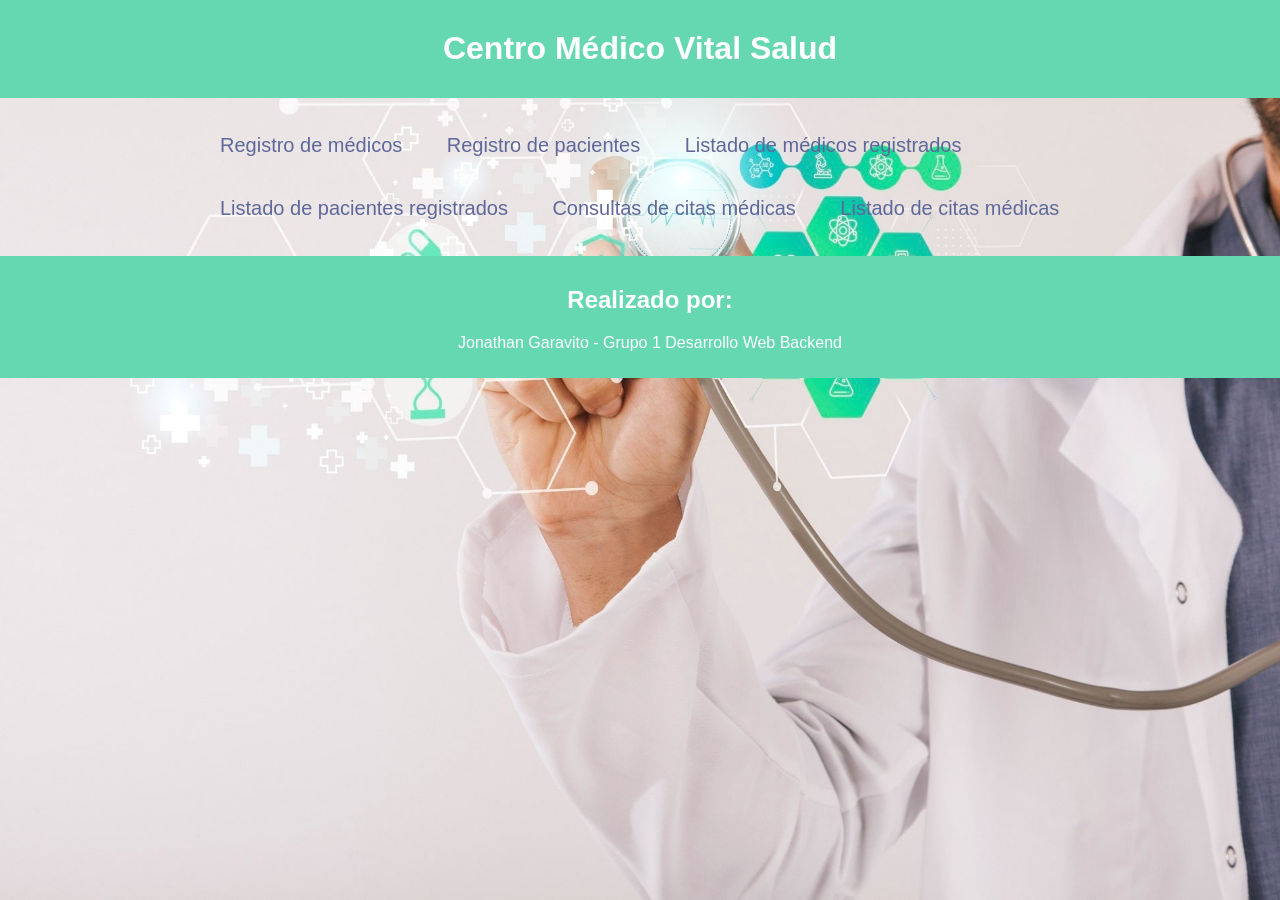
<file: public/index.html>
<!DOCTYPE html>
<html lang="en">

<head>
    <meta charset="UTF-8">
    <meta name="viewport" content="width=device-width, initial-scale=1.0">
    <title>Centro Medico Backend</title>
    <link rel="stylesheet" href="./stylesheets/style.css">
</head>

<body>
    <div class="fondo">
        <header>
            <h1>Centro Médico Vital Salud</h1>
        </header>
        <main class="listado-container">
            <ul class="listado-servicios">
                <li><a href="registro-medicos.html">Registro de médicos</a></li>
                <li><a href="registro-pacientes.html">Registro de pacientes</a></li>
                <li><a href="listado-medicos">Listado de médicos registrados</a></li>
                <li><a href="listado-pacientes">Listado de pacientes registrados</a></li>
                <li><a href="consultas-citas.html">Consultas de citas médicas</a></li>
                <li><a href="listado-citas">Listado de citas médicas</a></li>

            </ul>
        </main>
        <footer class="pie-principal">
            <h2>Realizado por:</h2>
            <p>Jonathan Garavito - Grupo 1 Desarrollo Web Backend</p>
        </footer>
    </div>
</body>

</html>
</file>
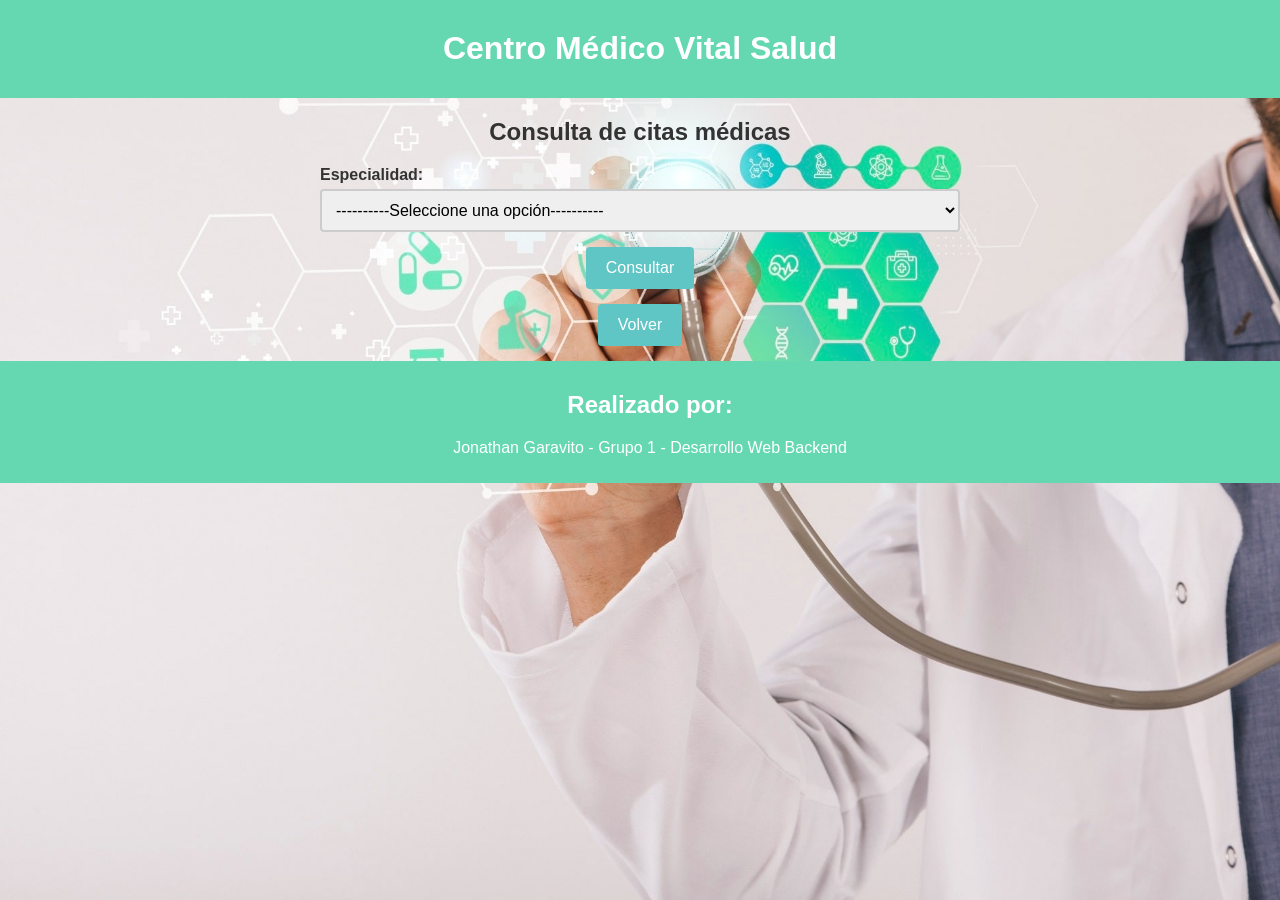
<file: public/consultas-citas.html>
<!DOCTYPE html>
<html lang="en">

<head>
    <meta charset="UTF-8">
    <meta name="viewport" content="width=device-width, initial-scale=1.0">
    <title>Consultas de especialidades</title>
    <link rel="stylesheet" href="./stylesheets/style.css">
</head>

<body>
    <header>
        <h1>Centro Médico Vital Salud</h1>
    </header>
    <main>

        <h2>Consulta de citas médicas</h2>
        <div class="container-form">
            <form method="post" action="/consulta-cita">
                <label for="especializad">Especialidad:</label>
                <select name="especialidad" id="especialidad" required>
                    <option value="">----------Seleccione una opción----------</option>
                    <option value="Medicina general">Medicina General</option>
                    <option value="Cardiología">Cardiología</option>
                    <option value="Medicina interna">Medicina Interna</option>
                    <option value="Dermatología">Dermatología</option>
                    <option value="Rehabilitación física">Rehabilitación Física</option>
                    <option value="Psicología">Psicología</option>
                    <option value="Odontología">Odontología</option>
                    <option value="Radiología">Radiología</option>
                </select>
                <input type="submit" value="Consultar" class="container-bottom">
            </form>

            <a href="index.html"><input type="button" value="Volver" class="container-bottom"></a>
        </div>

    </main>
    <footer class="pie-principal">
        <h2>Realizado por:</h2>
        <p>Jonathan Garavito - Grupo 1 - Desarrollo Web Backend</p>
    </footer>

</body>

</html>
</file>
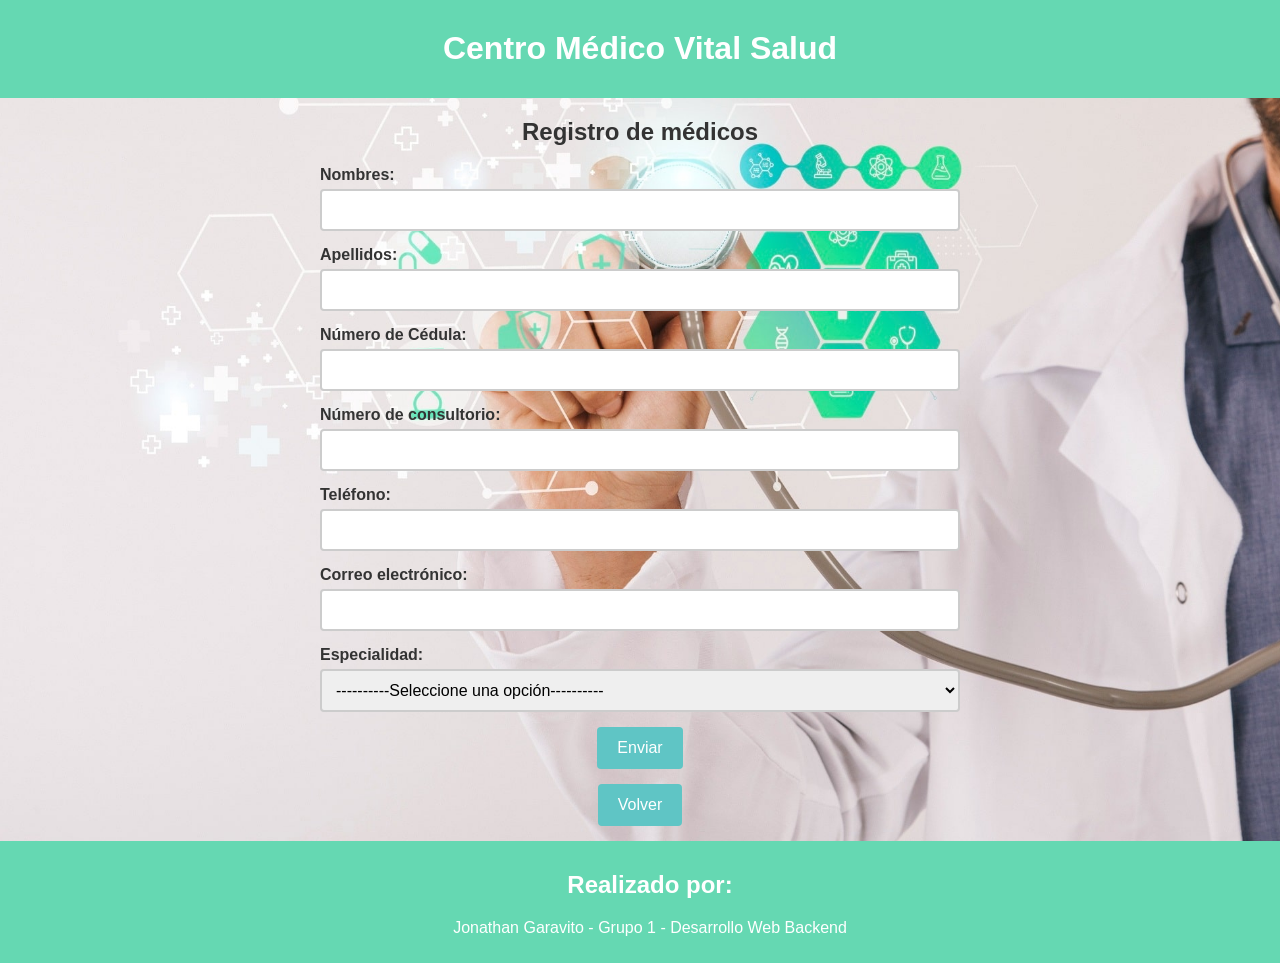
<file: public/registro-medicos.html>
<!DOCTYPE html>
<html lang="en">

<head>
    <meta charset="UTF-8">
    <meta name="viewport" content="width=device-width, initial-scale=1.0">
    <title>Registro médicos</title>
    <link rel="stylesheet" href="./stylesheets/style.css">
</head>

<body>
    <header>
        <h1>Centro Médico Vital Salud</h1>
    </header>
    <main>

        <h2>Registro de médicos</h2>
        <div class="container-form">
            <form method="post" action="/agregar-medico">
                <label for="nombres">Nombres:</label>
                <input type="text" id="nombres" name="nombres" required>
                <label for="apellidos">Apellidos:</label>
                <input type="text" id="apellidos" name="apellidos" required>
                <label for="cedula">Número de Cédula:</label>
                <input type="number" id="cedula" name="cedula" required>
                <label for="consultorio">Número de consultorio:</label>
                <input type="number" id="consultorio" name="consultorio" required>
                <label for="telefono">Teléfono:</label>
                <input type="tel" name="telefono" id="telefono" required>
                <label for="correo">Correo electrónico:</label>
                <input type="email" id="correo" name="correo" required>
                <label for="especializad">Especialidad:</label>
                <select name="especialidad" id="especialidad" required>
                    <option value="">----------Seleccione una opción----------</option>
                    <option value="Medicina general">Medicina General</option>
                    <option value="Cardiología">Cardiología</option>
                    <option value="Medicina interna">Medicina Interna</option>
                    <option value="Dermatología">Dermatología</option>
                    <option value="Rehabilitación física">Rehabilitación Física</option>
                    <option value="Psicología">Psicología</option>
                    <option value="Odontología">Odontología</option>
                    <option value="Radiología">Radiología</option>
                </select>
                <input type="submit" value="Enviar" class="container-bottom">
            </form>

            <a href="index.html"><input type="button" value="Volver" class="container-bottom"></a>
        </div>

    </main>
    <footer class="pie-principal">
        <h2>Realizado por:</h2>
        <p>Jonathan Garavito - Grupo 1 - Desarrollo Web Backend</p>
    </footer>

</body>

</html>
</file>
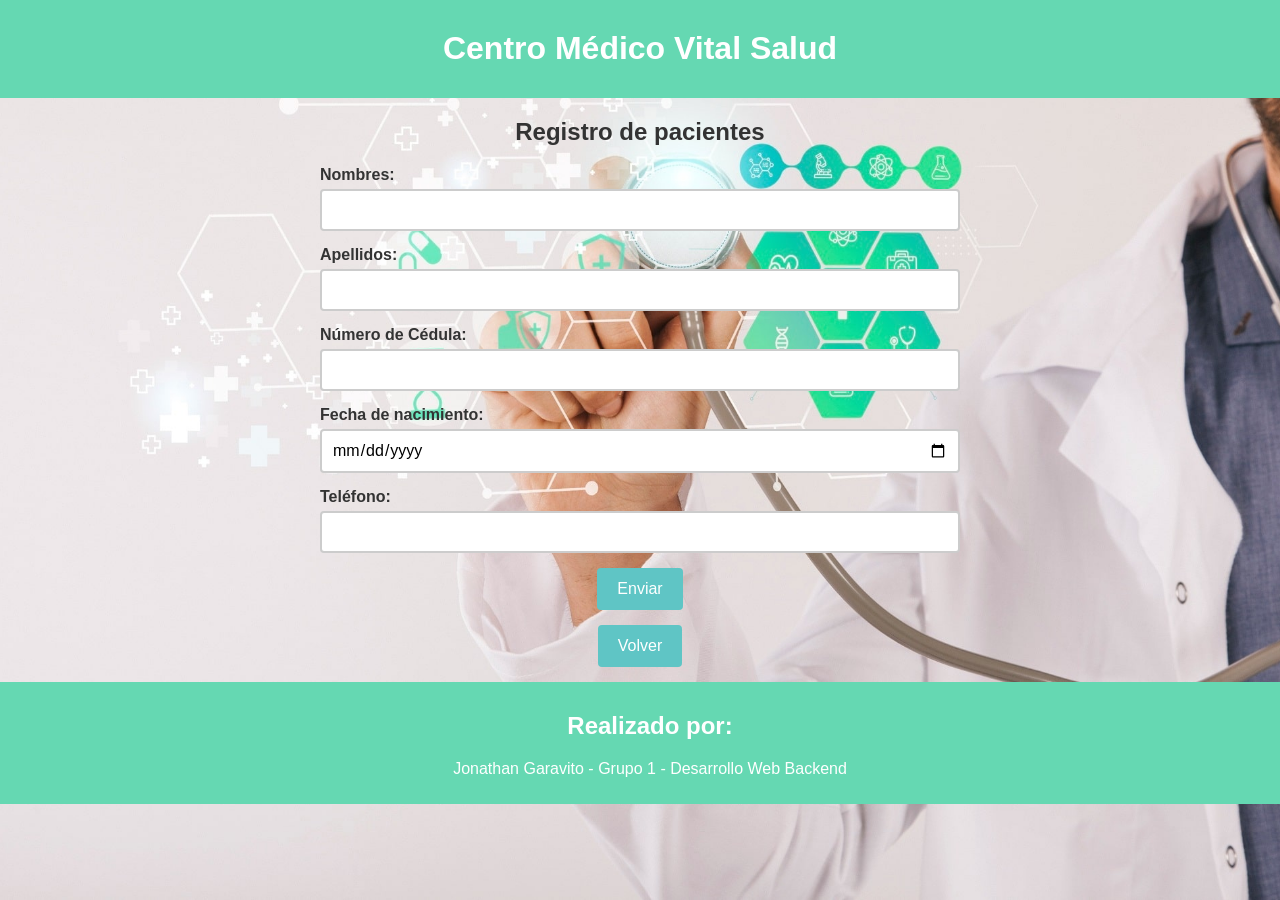
<file: public/registro-pacientes.html>
<!DOCTYPE html>
<html lang="en">

<head>
    <meta charset="UTF-8" />
    <meta name="viewport" content="width=device-width, initial-scale=1.0" />
    <title>Registro pacientes</title>
    <link rel="stylesheet" href="./stylesheets/style.css" />
</head>

<body>
    <header>
        <h1>Centro Médico Vital Salud</h1>
    </header>
    <main>
        <h2>Registro de pacientes</h2>
        <div class="container-form">
            <form method="post" action="/agregar-paciente">
                <label for="nombres">Nombres:</label>
                <input type="text" id="nombres" name="nombres" required />
                <label for="apellidos">Apellidos:</label>
                <input type="text" id="apellidos" name="apellidos" required />
                <label for="cedula">Número de Cédula:</label>
                <input type="number" id="cedula" name="cedula" required />
                <label for="fecha_nacimiento">Fecha de nacimiento:</label>
                <input type="date" id="fecha_nacimiento" name="fecha_nacimiento" required />
                <label for="telefono">Teléfono:</label>
                <input type="tel" name="telefono" id="telefono" required />

                <input type="submit" value="Enviar" class="container-bottom" />
            </form>
            <a href="index.html"><input type="button" value="Volver" class="container-bottom" /></a>
        </div>
    </main>
    <footer class="pie-principal">
        <h2>Realizado por:</h2>
        <p>Jonathan Garavito - Grupo 1 - Desarrollo Web Backend</p>
    </footer>
</body>

</html>
</file>
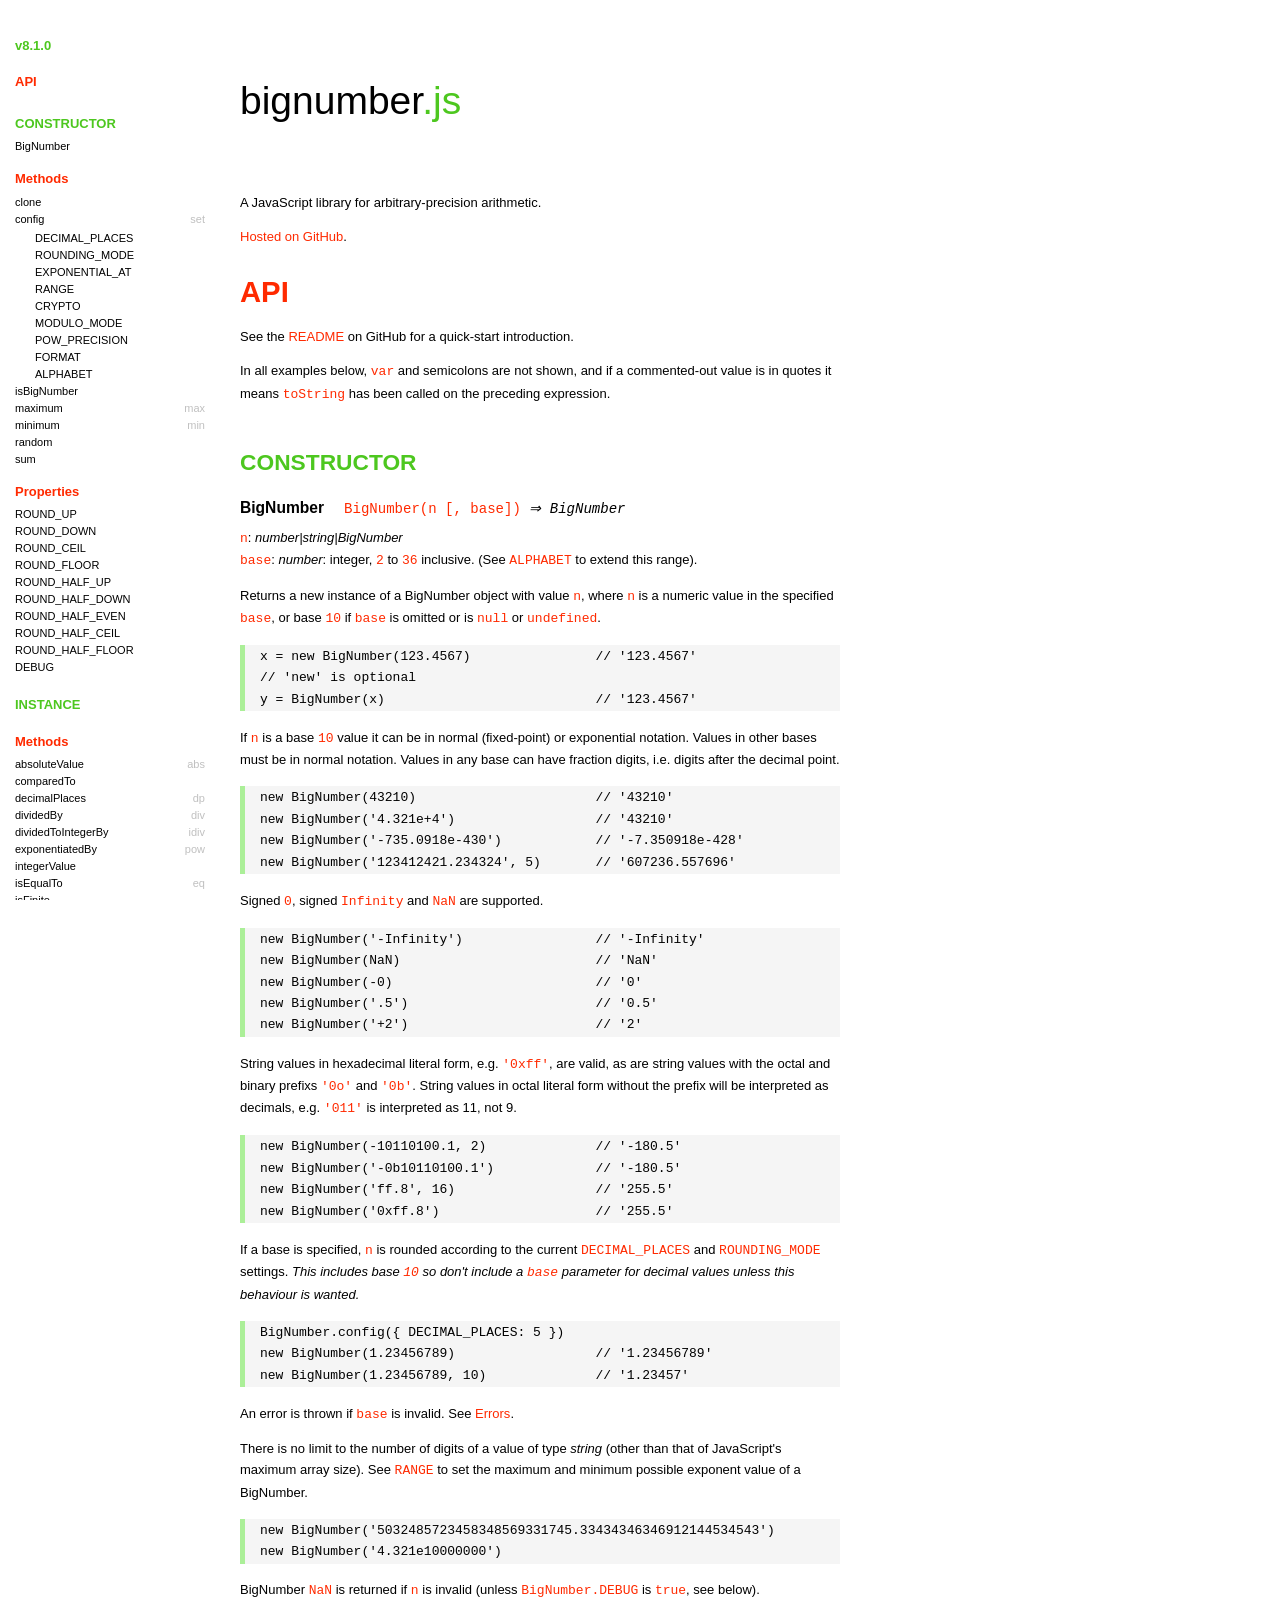
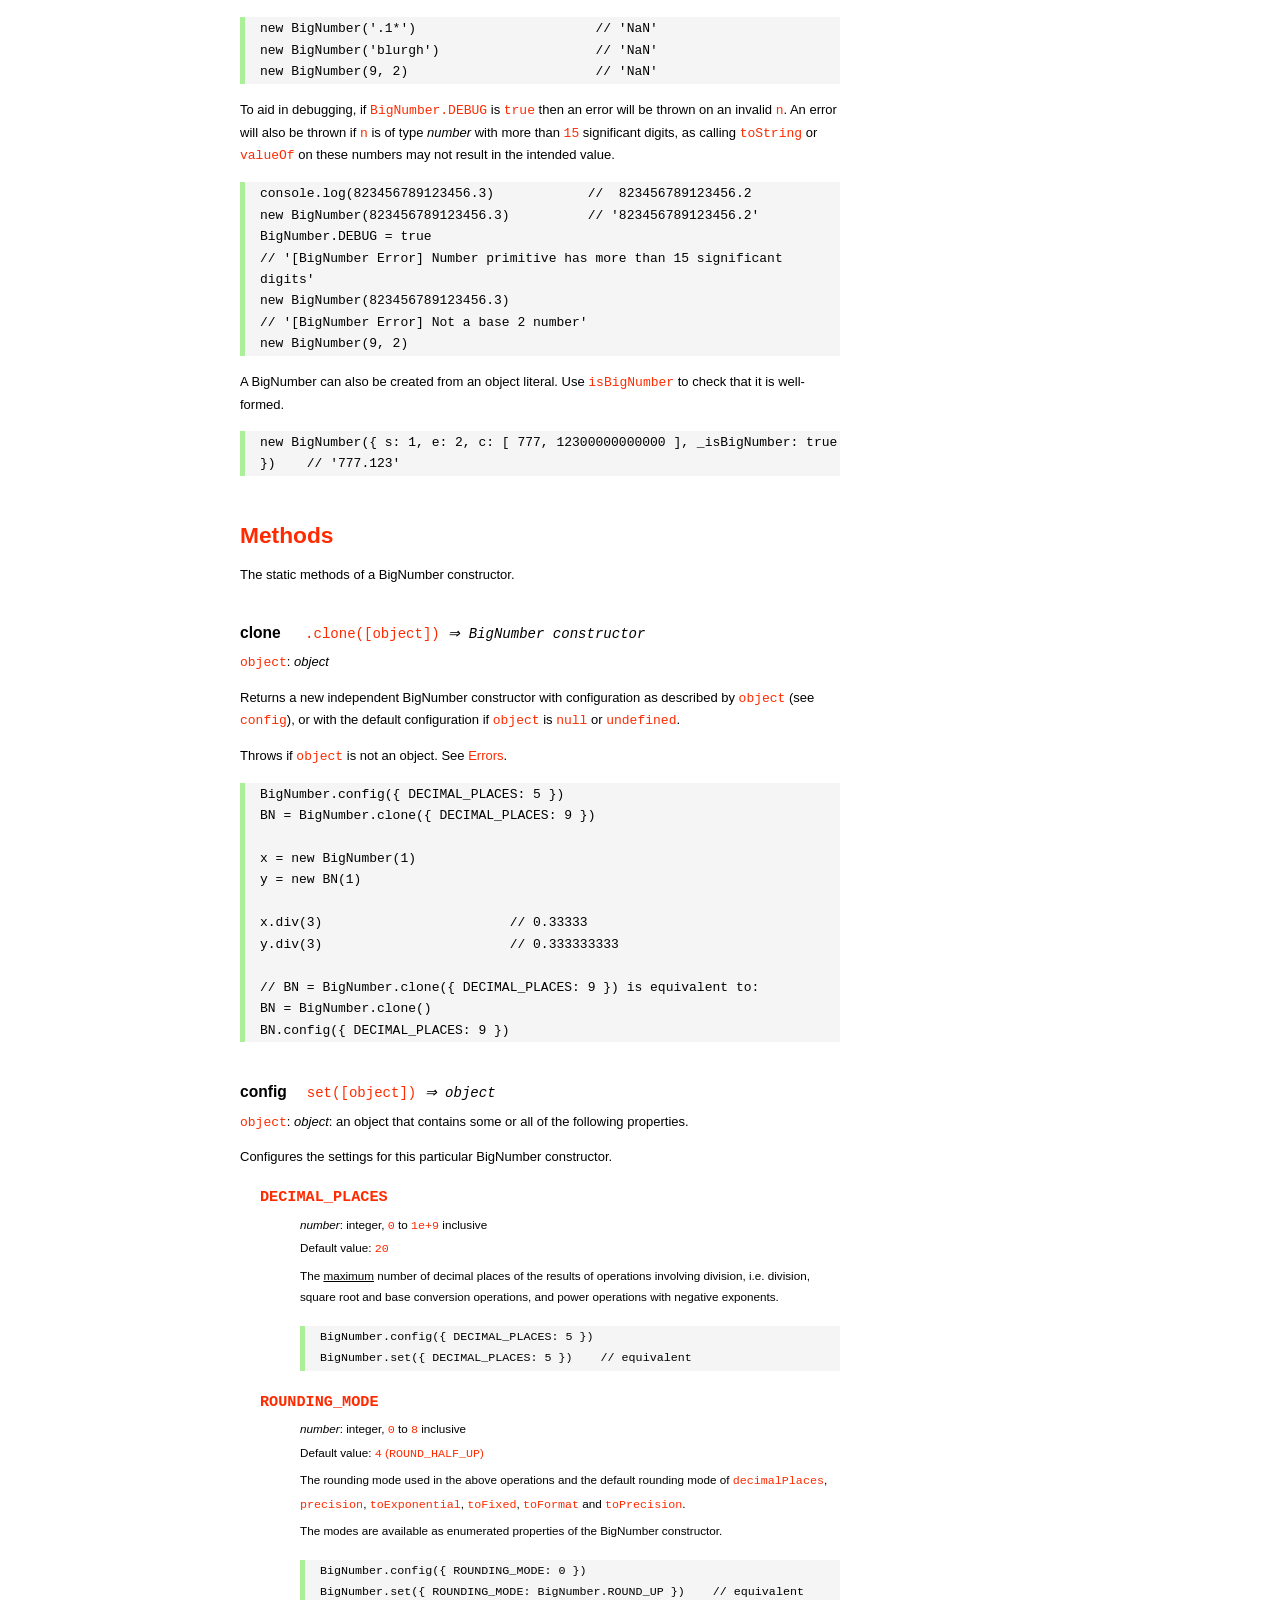
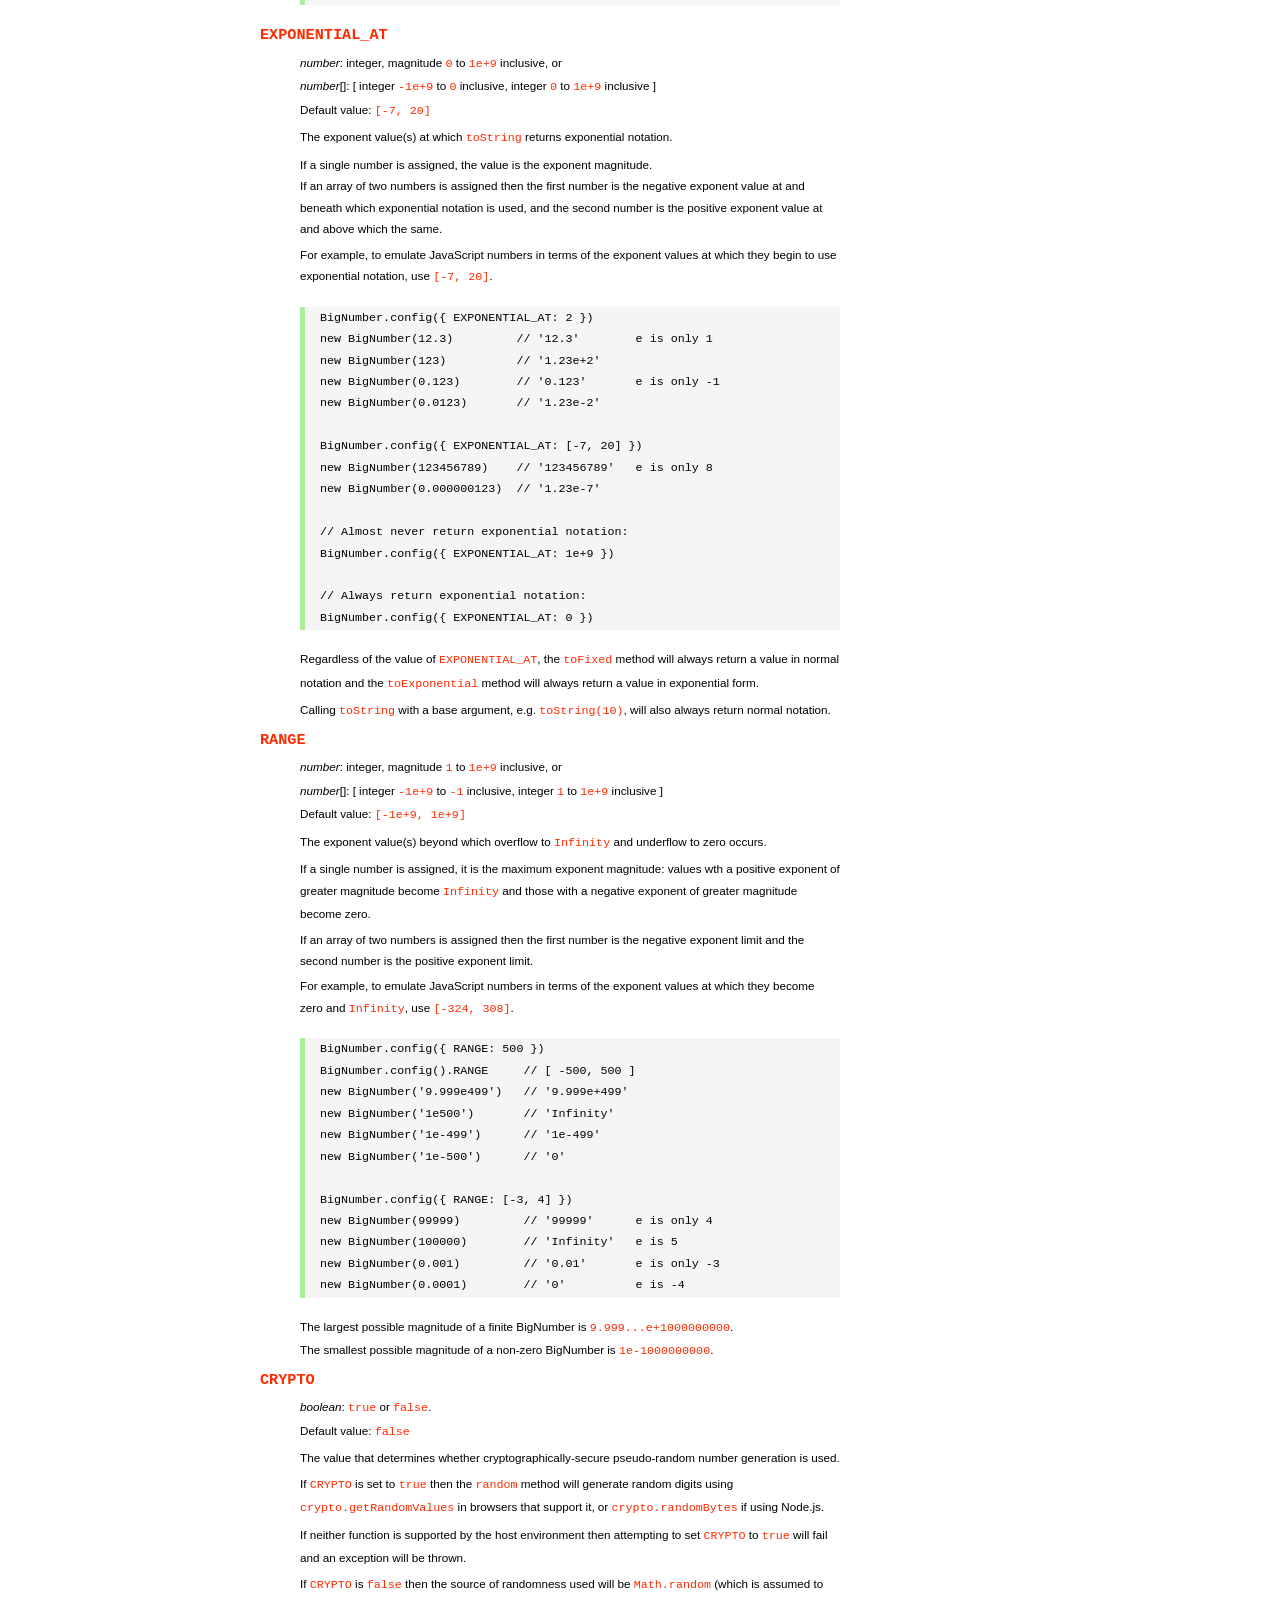
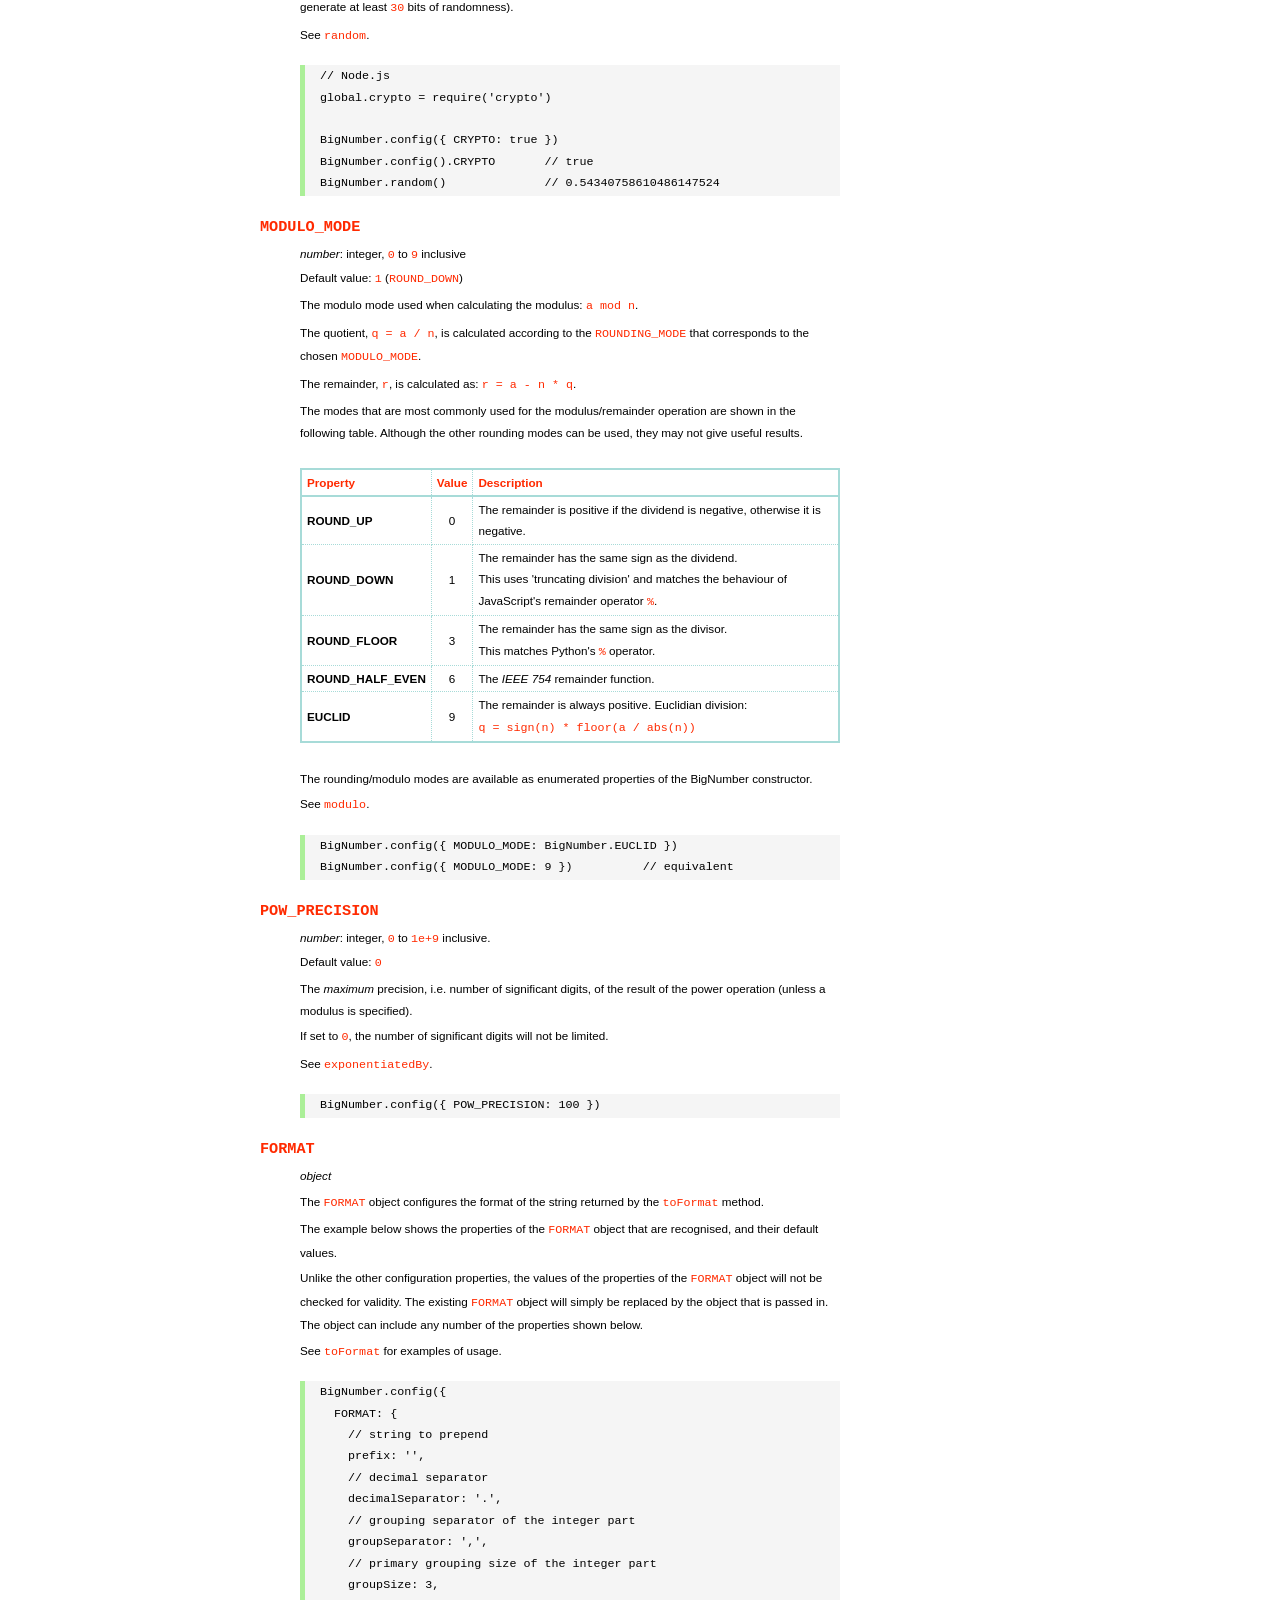
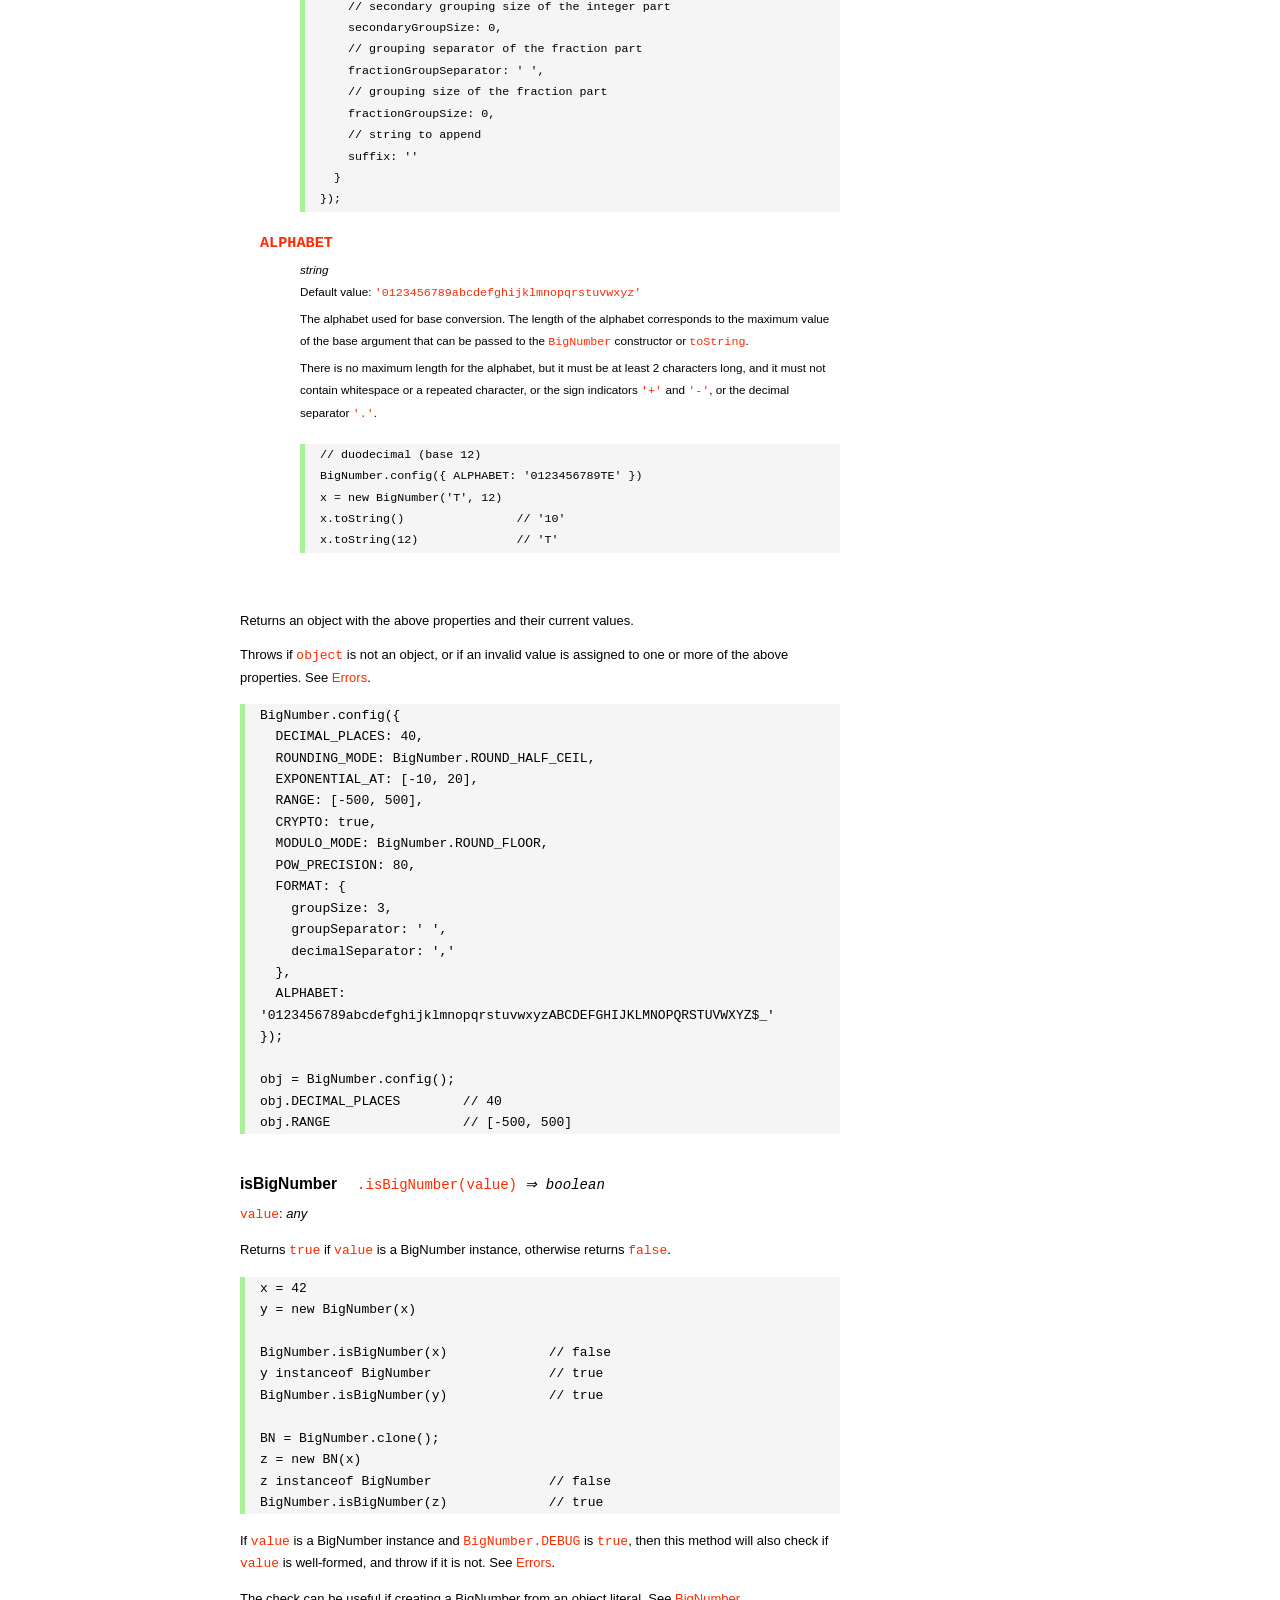
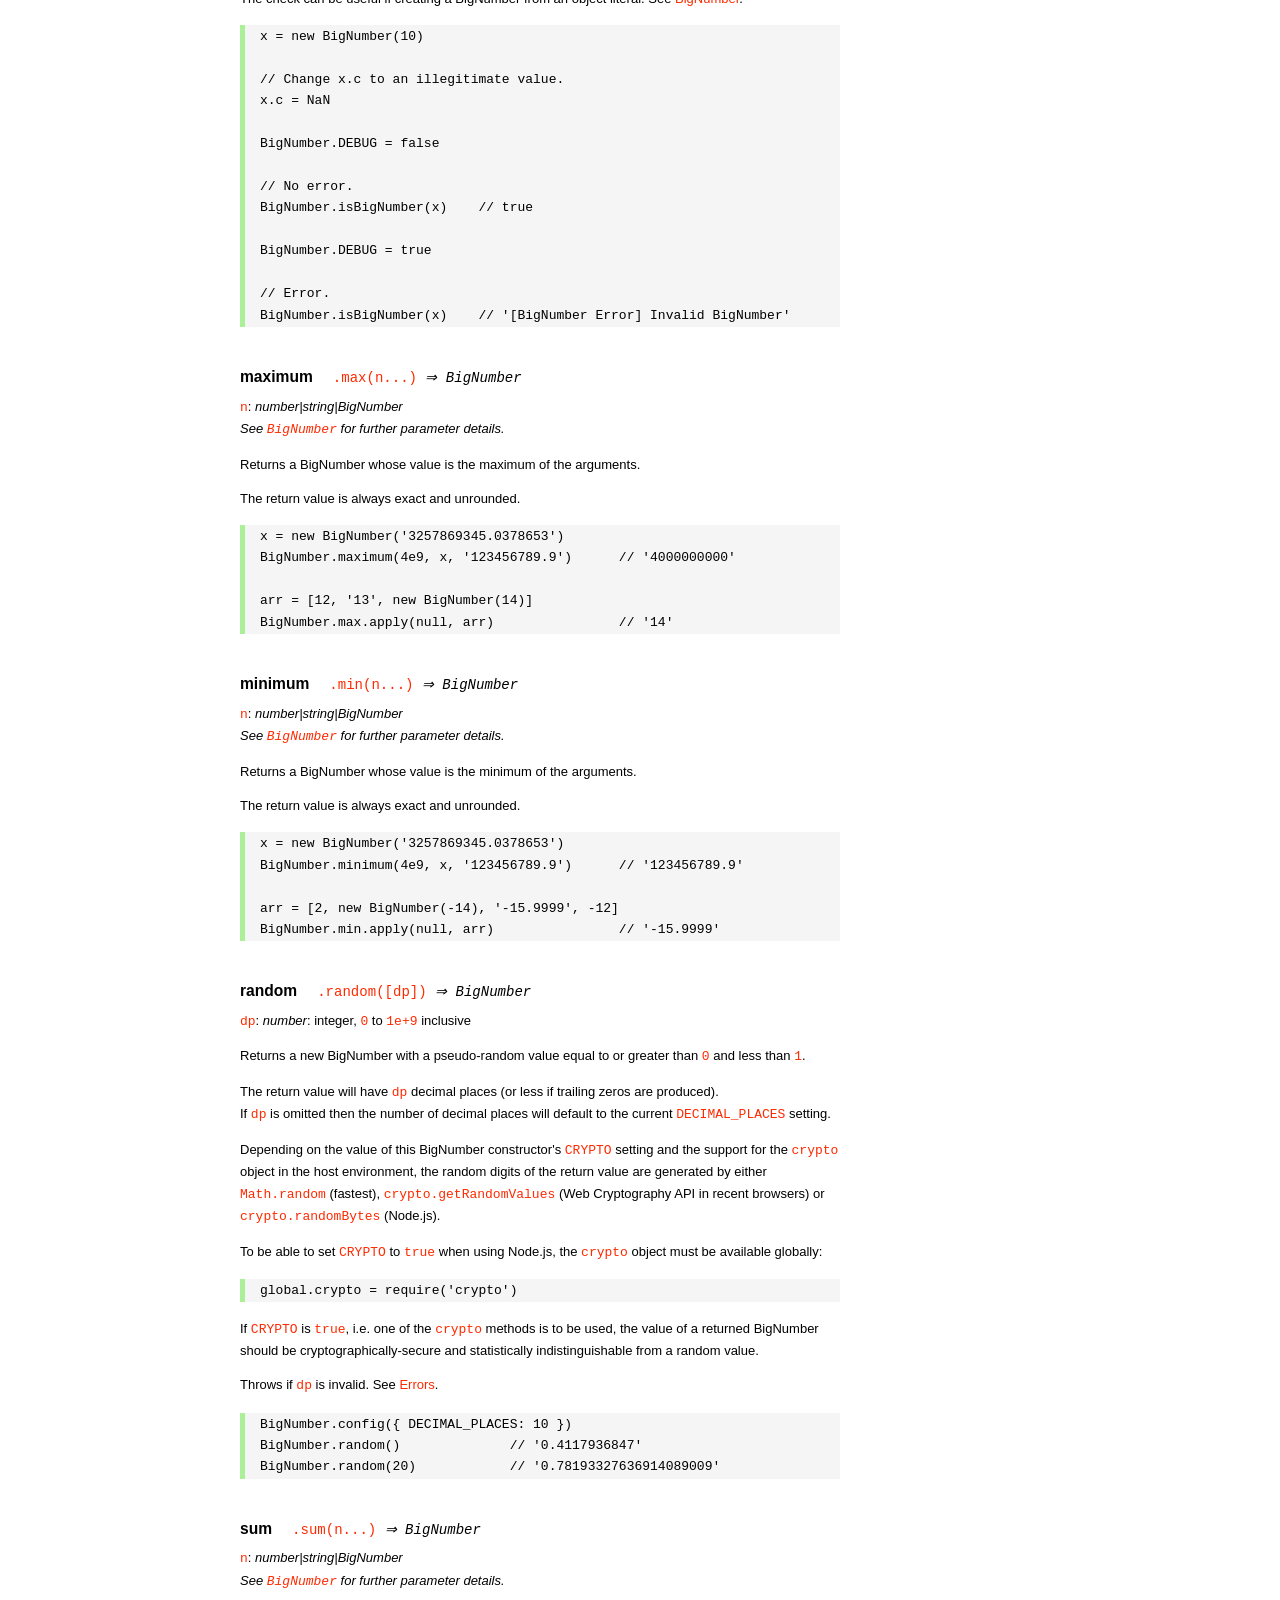
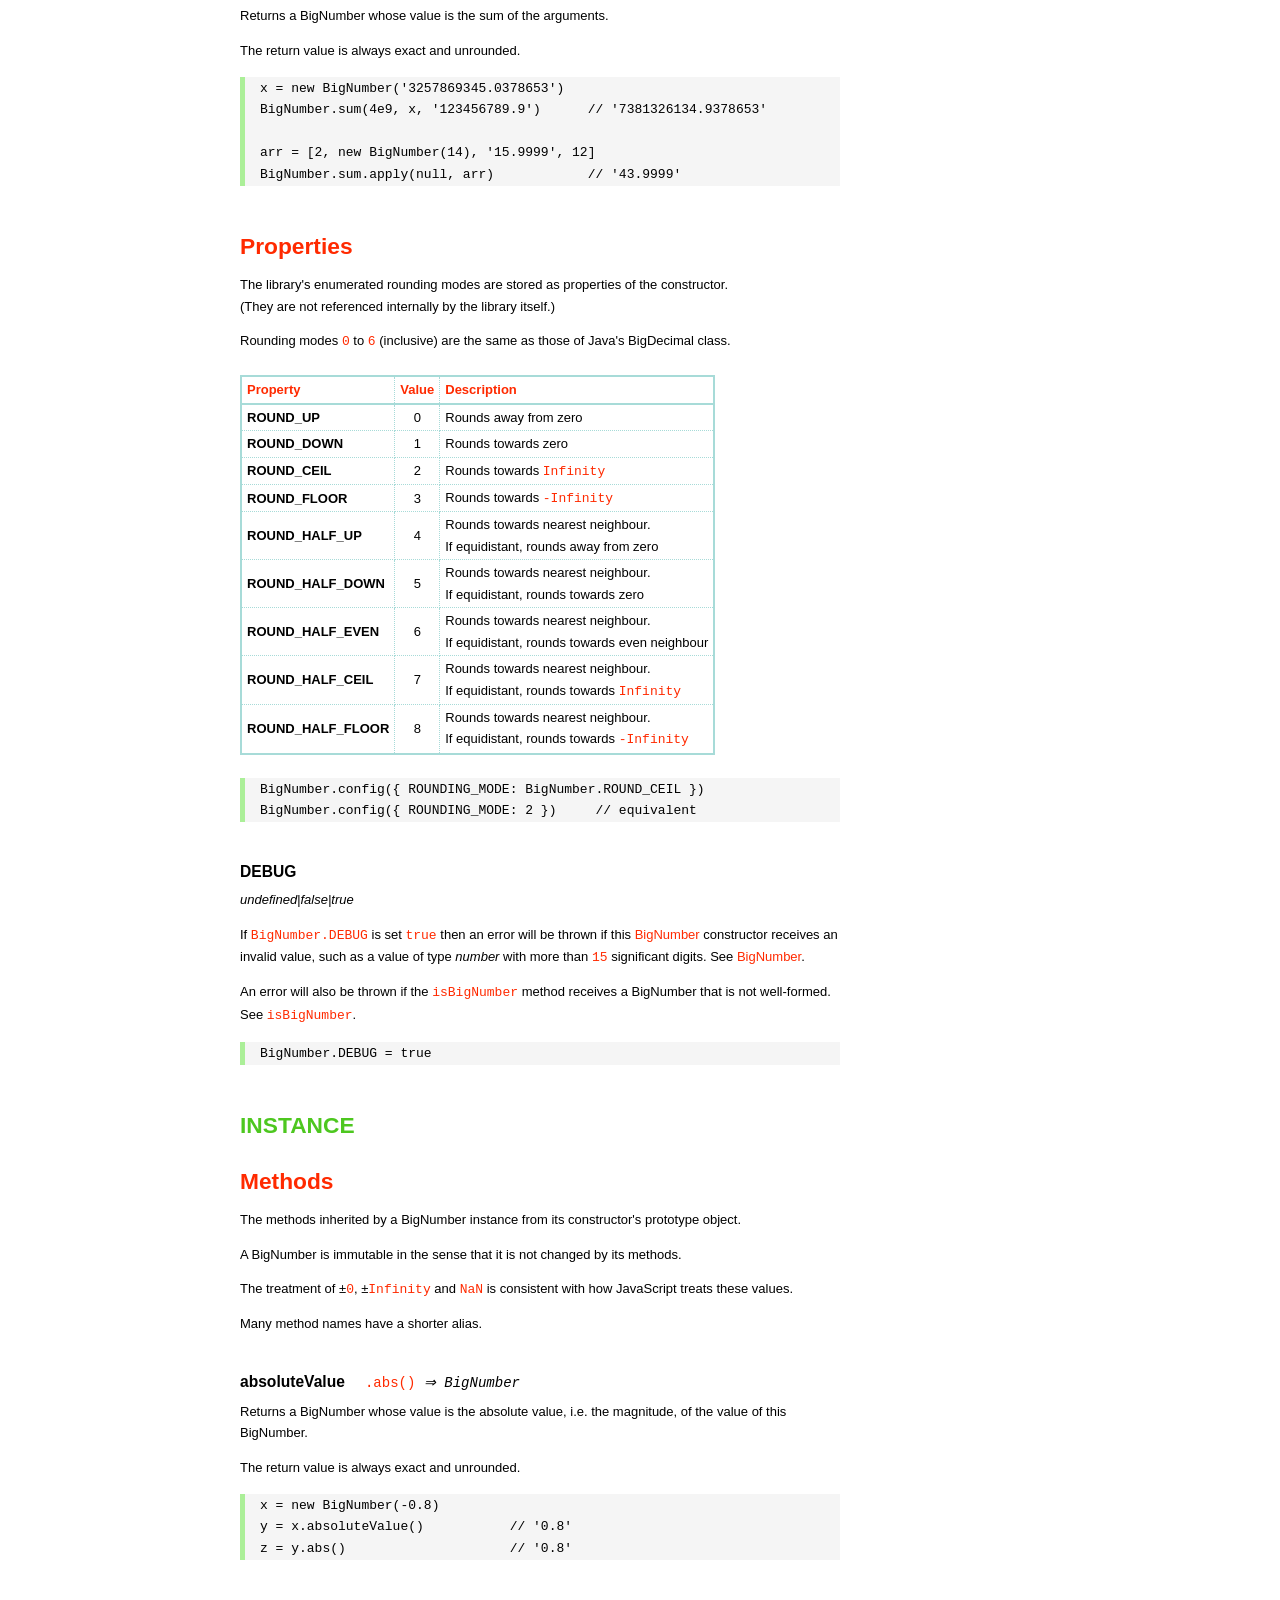
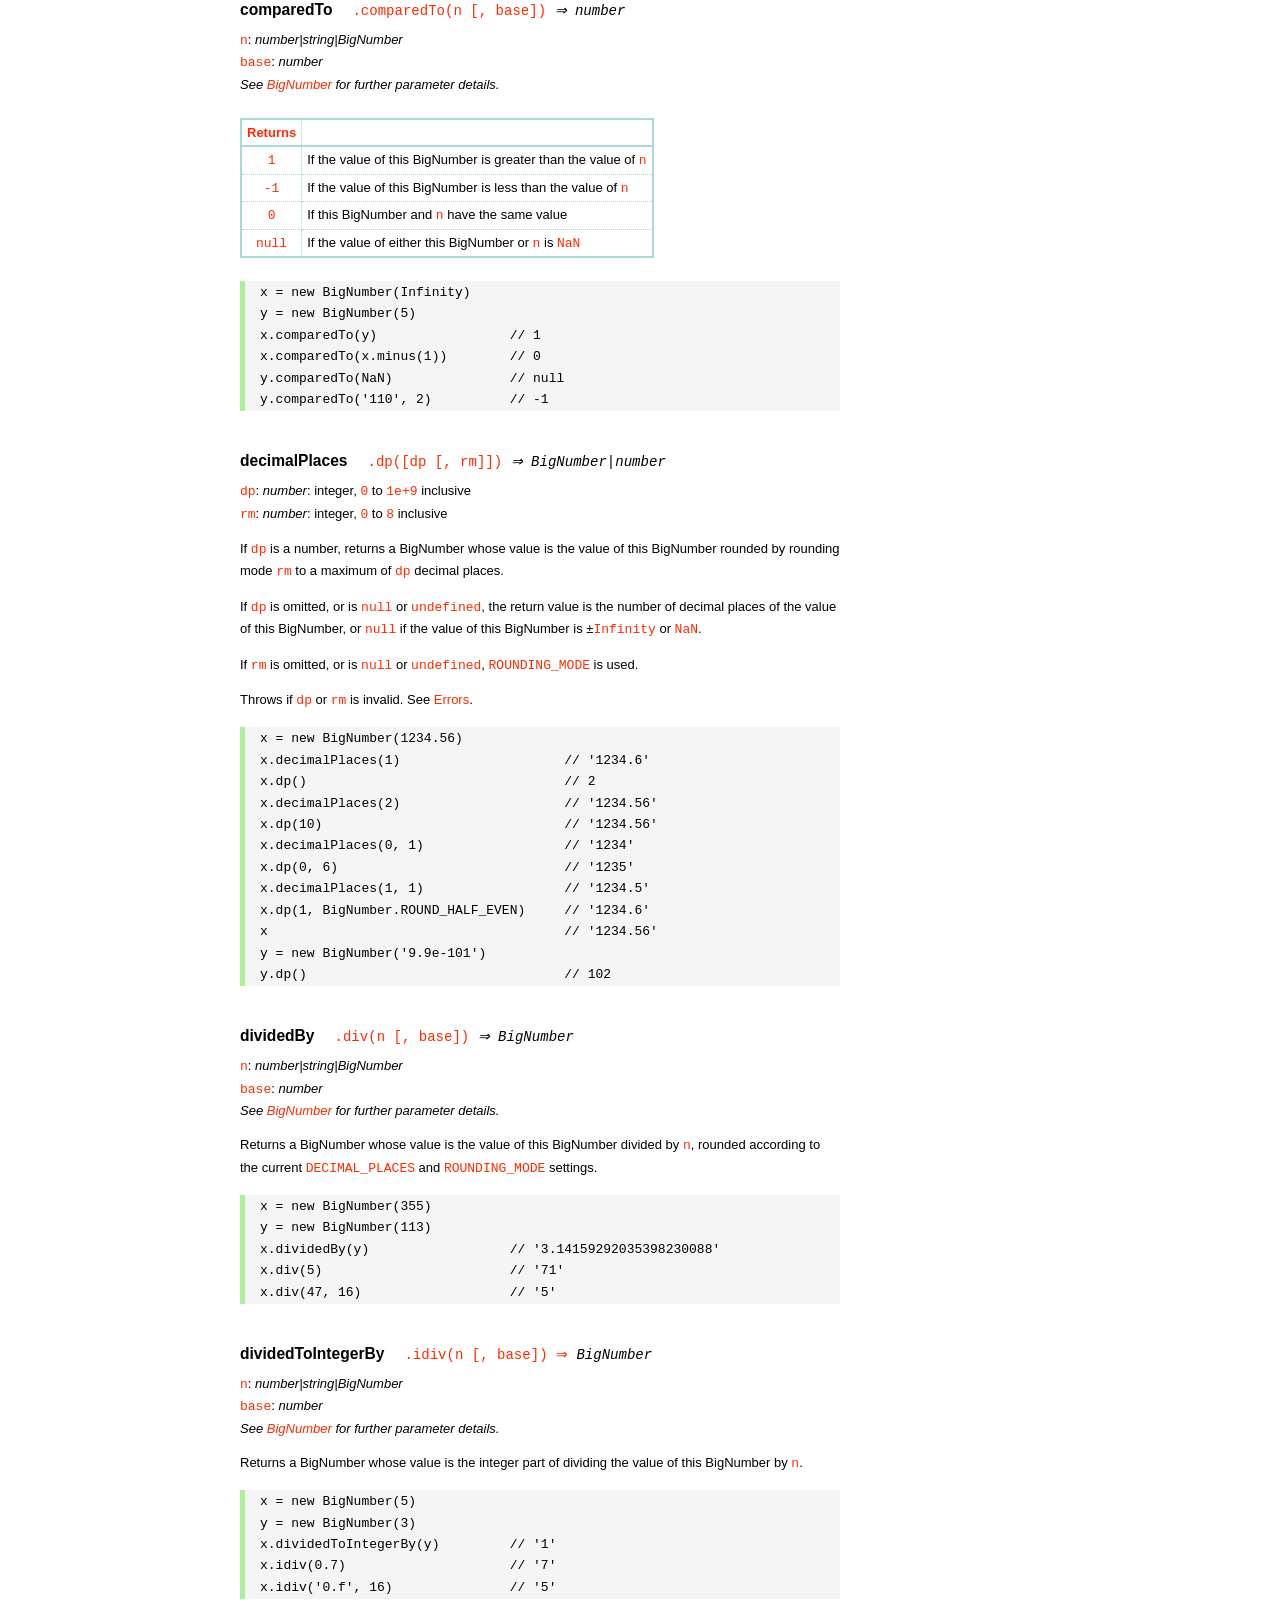
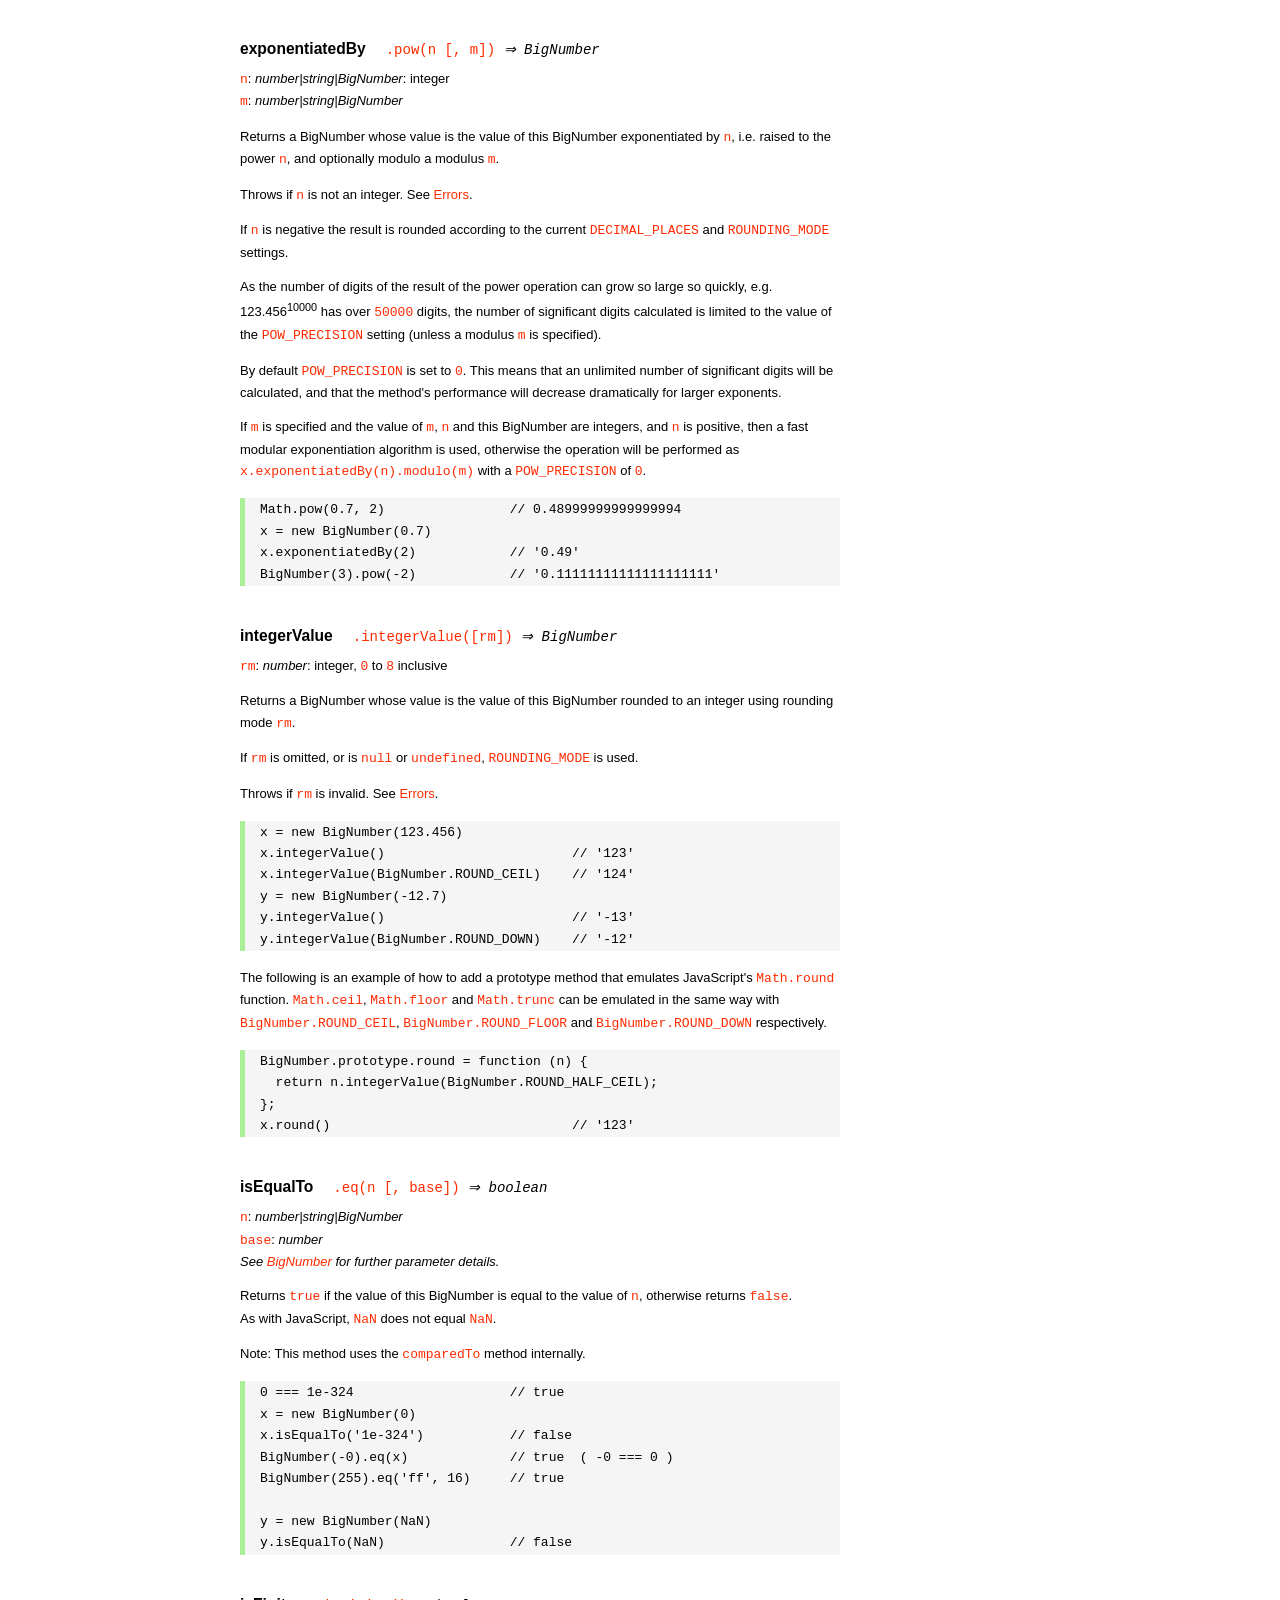
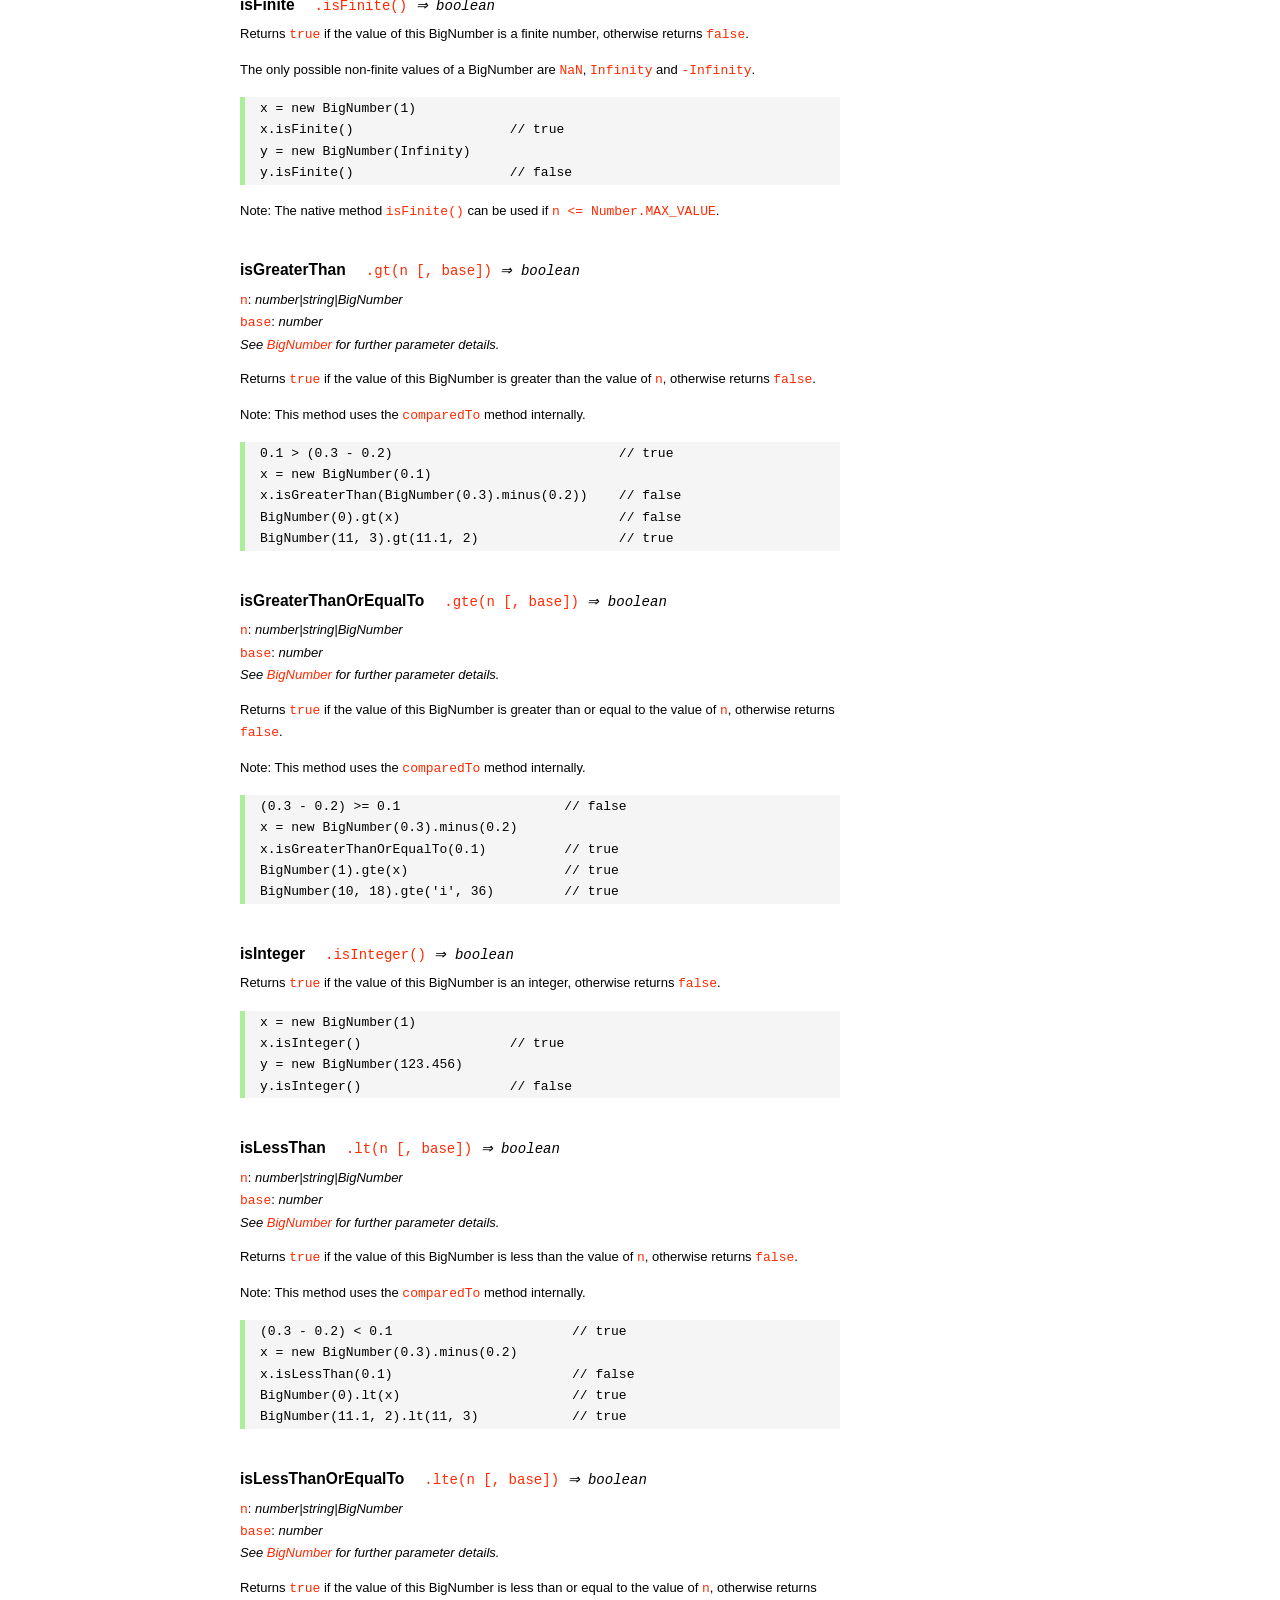
<file: node_modules/bignumber.js/doc/API.html>
<!DOCTYPE HTML>
<html>
<head>
<meta charset="utf-8">
<meta http-equiv="X-UA-Compatible" content="IE=edge">
<meta name="Author" content="M Mclaughlin">
<title>bignumber.js API</title>
<style>
html{font-size:100%}
body{background:#fff;font-family:"Helvetica Neue",Helvetica,Arial,sans-serif;font-size:13px;
  line-height:1.65em;min-height:100%;margin:0}
body,i{color:#000}
.nav{background:#fff;position:fixed;top:0;bottom:0;left:0;width:200px;overflow-y:auto;
  padding:15px 0 30px 15px}
div.container{width:600px;margin:50px 0 50px 240px}
p{margin:0 0 1em;width:600px}
pre,ul{margin:1em 0}
h1,h2,h3,h4,h5{margin:0;padding:1.5em 0 0}
h1,h2{padding:.75em 0}
h1{font:400 3em Verdana,sans-serif;color:#000;margin-bottom:1em}
h2{font-size:2.25em;color:#ff2a00}
h3{font-size:1.75em;color:#4dc71f}
h4{font-size:1.75em;color:#ff2a00;padding-bottom:.75em}
h5{font-size:1.2em;margin-bottom:.4em}
h6{font-size:1.1em;margin-bottom:0.8em;padding:0.5em 0}
dd{padding-top:.35em}
dt{padding-top:.5em}
b{font-weight:700}
dt b{font-size:1.3em}
a,a:visited{color:#ff2a00;text-decoration:none}
a:active,a:hover{outline:0;text-decoration:underline}
.nav a,.nav b,.nav a:visited{display:block;color:#ff2a00;font-weight:700; margin-top:15px}
.nav b{color:#4dc71f;margin-top:20px;cursor:default;width:auto}
ul{list-style-type:none;padding:0 0 0 20px}
.nav ul{line-height:14px;padding-left:0;margin:5px 0 0}
.nav ul a,.nav ul a:visited,span{display:inline;color:#000;font-family:Verdana,Geneva,sans-serif;
  font-size:11px;font-weight:400;margin:0}
.inset,ul.inset{margin-left:20px}
.inset{font-size:.9em}
.nav li{width:auto;margin:0 0 3px}
.alias{font-style:italic;margin-left:20px}
table{border-collapse:collapse;border-spacing:0;border:2px solid #a7dbd8;margin:1.75em 0;padding:0}
td,th{text-align:left;margin:0;padding:2px 5px;border:1px dotted #a7dbd8}
th{border-top:2px solid #a7dbd8;border-bottom:2px solid #a7dbd8;color:#ff2a00}
code,pre{font-family:Consolas, monaco, monospace;font-weight:400}
pre{background:#f5f5f5;white-space:pre-wrap;word-wrap:break-word;border-left:5px solid #abef98;
  padding:1px 0 1px 15px;margin:1.2em 0}
code,.nav-title{color:#ff2a00}
.end{margin-bottom:25px}
.centre{text-align:center}
.error-table{font-size:13px;width:100%}
#faq{margin:3em 0 0}
li span{float:right;margin-right:10px;color:#c0c0c0}
#js{font:inherit;color:#4dc71f}
</style>
</head>
<body>

  <div class="nav">

    <b>v8.1.0</b>

	<a class='nav-title' href="#">API</a>

    <b> CONSTRUCTOR </b>
    <ul>
      <li><a href="#bignumber">BigNumber</a></li>
    </ul>

    <a href="#methods">Methods</a>
    <ul>
      <li><a href="#clone">clone</a></li>
      <li><a href="#config" >config</a><span>set</span></li>
      <li>
        <ul class="inset">
          <li><a href="#decimal-places">DECIMAL_PLACES</a></li>
          <li><a href="#rounding-mode" >ROUNDING_MODE</a></li>
          <li><a href="#exponential-at">EXPONENTIAL_AT</a></li>
          <li><a href="#range"         >RANGE</a></li>
          <li><a href="#crypto"        >CRYPTO</a></li>
          <li><a href="#modulo-mode"   >MODULO_MODE</a></li>
          <li><a href="#pow-precision" >POW_PRECISION</a></li>
          <li><a href="#format"        >FORMAT</a></li>
          <li><a href="#alphabet"      >ALPHABET</a></li>
        </ul>
      </li>
      <li><a href="#isBigNumber">isBigNumber</a></li>
      <li><a href="#max"        >maximum</a><span>max</span></li>
      <li><a href="#min"        >minimum</a><span>min</span></li>
      <li><a href="#random"     >random</a></li>
      <li><a href="#sum"        >sum</a></li>
    </ul>

    <a href="#constructor-properties">Properties</a>
    <ul>
      <li><a href="#round-up"        >ROUND_UP</a></li>
      <li><a href="#round-down"      >ROUND_DOWN</a></li>
      <li><a href="#round-ceil"      >ROUND_CEIL</a></li>
      <li><a href="#round-floor"     >ROUND_FLOOR</a></li>
      <li><a href="#round-half-up"   >ROUND_HALF_UP</a></li>
      <li><a href="#round-half-down" >ROUND_HALF_DOWN</a></li>
      <li><a href="#round-half-even" >ROUND_HALF_EVEN</a></li>
      <li><a href="#round-half-ceil" >ROUND_HALF_CEIL</a></li>
      <li><a href="#round-half-floor">ROUND_HALF_FLOOR</a></li>
      <li><a href="#debug"           >DEBUG</a></li>
    </ul>

    <b> INSTANCE </b>

    <a href="#prototype-methods">Methods</a>
    <ul>
      <li><a href="#abs"    >absoluteValue         </a><span>abs</span>  </li>
      <li><a href="#cmp"    >comparedTo            </a>                  </li>
      <li><a href="#dp"     >decimalPlaces         </a><span>dp</span>   </li>
      <li><a href="#div"    >dividedBy             </a><span>div</span>  </li>
      <li><a href="#divInt" >dividedToIntegerBy    </a><span>idiv</span> </li>
      <li><a href="#pow"    >exponentiatedBy       </a><span>pow</span>  </li>
      <li><a href="#int"    >integerValue          </a>                  </li>
      <li><a href="#eq"     >isEqualTo             </a><span>eq</span>   </li>
      <li><a href="#isF"    >isFinite              </a>                  </li>
      <li><a href="#gt"     >isGreaterThan         </a><span>gt</span>   </li>
      <li><a href="#gte"    >isGreaterThanOrEqualTo</a><span>gte</span>  </li>
      <li><a href="#isInt"  >isInteger             </a>                  </li>
      <li><a href="#lt"     >isLessThan            </a><span>lt</span>   </li>
      <li><a href="#lte"    >isLessThanOrEqualTo   </a><span>lte</span>  </li>
      <li><a href="#isNaN"  >isNaN                 </a>                  </li>
      <li><a href="#isNeg"  >isNegative            </a>                  </li>
      <li><a href="#isPos"  >isPositive            </a>                  </li>
      <li><a href="#isZ"    >isZero                </a>                  </li>
      <li><a href="#minus"  >minus                 </a>                  </li>
      <li><a href="#mod"    >modulo                </a><span>mod</span>  </li>
      <li><a href="#times"  >multipliedBy          </a><span>times</span></li>
      <li><a href="#neg"    >negated               </a>                  </li>
      <li><a href="#plus"   >plus                  </a>                  </li>
      <li><a href="#sd"     >precision             </a><span>sd</span>   </li>
      <li><a href="#shift"  >shiftedBy             </a>                  </li>
      <li><a href="#sqrt"   >squareRoot            </a><span>sqrt</span> </li>
      <li><a href="#toE"    >toExponential         </a>                  </li>
      <li><a href="#toFix"  >toFixed               </a>                  </li>
      <li><a href="#toFor"  >toFormat              </a>                  </li>
      <li><a href="#toFr"   >toFraction            </a>                  </li>
      <li><a href="#toJSON" >toJSON                </a>                  </li>
      <li><a href="#toN"    >toNumber              </a>                  </li>
      <li><a href="#toP"    >toPrecision           </a>                  </li>
      <li><a href="#toS"    >toString              </a>                  </li>
      <li><a href="#valueOf">valueOf               </a>                  </li>
    </ul>

    <a href="#instance-properties">Properties</a>
    <ul>
      <li><a href="#coefficient">c: coefficient</a></li>
      <li><a href="#exponent"   >e: exponent</a></li>
      <li><a href="#sign"       >s: sign</a></li>
    </ul>

    <a href="#zero-nan-infinity">Zero, NaN &amp; Infinity</a>
    <a href="#Errors">Errors</a>
    <a href="#type-coercion">Type coercion</a>
    <a class='end' href="#faq">FAQ</a>

  </div>

  <div class="container">

    <h1>bignumber<span id='js'>.js</span></h1>

    <p>A JavaScript library for arbitrary-precision arithmetic.</p>
    <p><a href="https://github.com/MikeMcl/bignumber.js">Hosted on GitHub</a>. </p>

    <h2>API</h2>

    <p>
      See the <a href='https://github.com/MikeMcl/bignumber.js'>README</a> on GitHub for a
      quick-start introduction.
    </p>
    <p>
      In all examples below, <code>var</code> and semicolons are not shown, and if a commented-out
      value is in quotes it means <code>toString</code> has been called on the preceding expression.
    </p>


    <h3>CONSTRUCTOR</h3>


    <h5 id="bignumber">
      BigNumber<code class='inset'>BigNumber(n [, base]) <i>&rArr; BigNumber</i></code>
    </h5>
    <p>
      <code>n</code>: <i>number|string|BigNumber</i><br />
      <code>base</code>: <i>number</i>: integer, <code>2</code> to <code>36</code> inclusive. (See
      <a href='#alphabet'><code>ALPHABET</code></a> to extend this range).
    </p>
    <p>
      Returns a new instance of a BigNumber object with value <code>n</code>, where <code>n</code>
      is a numeric value in the specified <code>base</code>, or base <code>10</code> if
      <code>base</code> is omitted or is <code>null</code> or <code>undefined</code>.
    </p>
    <pre>
x = new BigNumber(123.4567)                // '123.4567'
// 'new' is optional
y = BigNumber(x)                           // '123.4567'</pre>
    <p>
      If <code>n</code> is a base <code>10</code> value it can be in normal (fixed-point) or
      exponential notation. Values in other bases must be in normal notation. Values in any base can
      have fraction digits, i.e. digits after the decimal point.
    </p>
    <pre>
new BigNumber(43210)                       // '43210'
new BigNumber('4.321e+4')                  // '43210'
new BigNumber('-735.0918e-430')            // '-7.350918e-428'
new BigNumber('123412421.234324', 5)       // '607236.557696'</pre>
    <p>
      Signed <code>0</code>, signed <code>Infinity</code> and <code>NaN</code> are supported.
    </p>
    <pre>
new BigNumber('-Infinity')                 // '-Infinity'
new BigNumber(NaN)                         // 'NaN'
new BigNumber(-0)                          // '0'
new BigNumber('.5')                        // '0.5'
new BigNumber('+2')                        // '2'</pre>
    <p>
      String values in hexadecimal literal form, e.g. <code>'0xff'</code>, are valid, as are
      string values with the octal and binary prefixs <code>'0o'</code> and <code>'0b'</code>.
      String values in octal literal form without the prefix will be interpreted as
      decimals, e.g. <code>'011'</code> is interpreted as 11, not 9.
    </p>
    <pre>
new BigNumber(-10110100.1, 2)              // '-180.5'
new BigNumber('-0b10110100.1')             // '-180.5'
new BigNumber('ff.8', 16)                  // '255.5'
new BigNumber('0xff.8')                    // '255.5'</pre>
    <p>
      If a base is specified, <code>n</code> is rounded according to the current
      <a href='#decimal-places'><code>DECIMAL_PLACES</code></a> and
      <a href='#rounding-mode'><code>ROUNDING_MODE</code></a> settings. <em>This includes base
      <code>10</code> so don't include a <code>base</code> parameter for decimal values unless
      this behaviour is wanted.</em>
    </p>
    <pre>BigNumber.config({ DECIMAL_PLACES: 5 })
new BigNumber(1.23456789)                  // '1.23456789'
new BigNumber(1.23456789, 10)              // '1.23457'</pre>
    <p>An error is thrown if <code>base</code> is invalid. See <a href='#Errors'>Errors</a>.</p>
    <p>
      There is no limit to the number of digits of a value of type <em>string</em> (other than
      that of JavaScript's maximum array size). See <a href='#range'><code>RANGE</code></a> to set
      the maximum and minimum possible exponent value of a BigNumber.
    </p>
    <pre>
new BigNumber('5032485723458348569331745.33434346346912144534543')
new BigNumber('4.321e10000000')</pre>
    <p>BigNumber <code>NaN</code> is returned if <code>n</code> is invalid
    (unless <code>BigNumber.DEBUG</code> is <code>true</code>, see below).</p>
    <pre>
new BigNumber('.1*')                       // 'NaN'
new BigNumber('blurgh')                    // 'NaN'
new BigNumber(9, 2)                        // 'NaN'</pre>
    <p>
      To aid in debugging, if <code>BigNumber.DEBUG</code> is <code>true</code> then an error will
      be thrown on an invalid <code>n</code>. An error will also be thrown if <code>n</code> is of
      type <em>number</em> with more than <code>15</code> significant digits, as calling
      <code><a href='#toS'>toString</a></code> or <code><a href='#valueOf'>valueOf</a></code> on
      these numbers may not result in the intended value.
    </p>
      <pre>
console.log(823456789123456.3)            //  823456789123456.2
new BigNumber(823456789123456.3)          // '823456789123456.2'
BigNumber.DEBUG = true
// '[BigNumber Error] Number primitive has more than 15 significant digits'
new BigNumber(823456789123456.3)
// '[BigNumber Error] Not a base 2 number'
new BigNumber(9, 2)</pre>
    <p>
      A BigNumber can also be created from an object literal.
      Use <code><a href='#isBigNumber'>isBigNumber</a></code> to check that it is well-formed.
    </p>
    <pre>new BigNumber({ s: 1, e: 2, c: [ 777, 12300000000000 ], _isBigNumber: true })    // '777.123'</pre>




    <h4 id="methods">Methods</h4>
     <p>The static methods of a BigNumber constructor.</p>




    <h5 id="clone">clone
      <code class='inset'>.clone([object]) <i>&rArr; BigNumber constructor</i></code>
    </h5>
    <p><code>object</code>: <i>object</i></p>
    <p>
      Returns a new independent BigNumber constructor with configuration as described by
      <code>object</code> (see <a href='#config'><code>config</code></a>), or with the default
      configuration if <code>object</code> is <code>null</code> or <code>undefined</code>.
    </p>
    <p>
      Throws if <code>object</code> is not an object. See <a href='#Errors'>Errors</a>.
    </p>
    <pre>BigNumber.config({ DECIMAL_PLACES: 5 })
BN = BigNumber.clone({ DECIMAL_PLACES: 9 })

x = new BigNumber(1)
y = new BN(1)

x.div(3)                        // 0.33333
y.div(3)                        // 0.333333333

// BN = BigNumber.clone({ DECIMAL_PLACES: 9 }) is equivalent to:
BN = BigNumber.clone()
BN.config({ DECIMAL_PLACES: 9 })</pre>



    <h5 id="config">config<code class='inset'>set([object]) <i>&rArr; object</i></code></h5>
    <p>
      <code>object</code>: <i>object</i>: an object that contains some or all of the following
      properties.
    </p>
    <p>Configures the settings for this particular BigNumber constructor.</p>

    <dl class='inset'>
      <dt id="decimal-places"><code><b>DECIMAL_PLACES</b></code></dt>
      <dd>
        <i>number</i>: integer, <code>0</code> to <code>1e+9</code> inclusive<br />
        Default value: <code>20</code>
      </dd>
      <dd>
        The <u>maximum</u> number of decimal places of the results of operations involving
        division, i.e. division, square root and base conversion operations, and power
        operations with negative exponents.<br />
      </dd>
      <dd>
      <pre>BigNumber.config({ DECIMAL_PLACES: 5 })
BigNumber.set({ DECIMAL_PLACES: 5 })    // equivalent</pre>
      </dd>



      <dt id="rounding-mode"><code><b>ROUNDING_MODE</b></code></dt>
      <dd>
        <i>number</i>: integer, <code>0</code> to <code>8</code> inclusive<br />
        Default value: <code>4</code> <a href="#round-half-up">(<code>ROUND_HALF_UP</code>)</a>
      </dd>
      <dd>
        The rounding mode used in the above operations and the default rounding mode of
        <a href='#dp'><code>decimalPlaces</code></a>,
        <a href='#sd'><code>precision</code></a>,
        <a href='#toE'><code>toExponential</code></a>,
        <a href='#toFix'><code>toFixed</code></a>,
        <a href='#toFor'><code>toFormat</code></a> and
        <a href='#toP'><code>toPrecision</code></a>.
      </dd>
      <dd>The modes are available as enumerated properties of the BigNumber constructor.</dd>
       <dd>
      <pre>BigNumber.config({ ROUNDING_MODE: 0 })
BigNumber.set({ ROUNDING_MODE: BigNumber.ROUND_UP })    // equivalent</pre>
        </dd>



      <dt id="exponential-at"><code><b>EXPONENTIAL_AT</b></code></dt>
      <dd>
        <i>number</i>: integer, magnitude <code>0</code> to <code>1e+9</code> inclusive, or
        <br />
        <i>number</i>[]: [ integer <code>-1e+9</code> to <code>0</code> inclusive, integer
        <code>0</code> to <code>1e+9</code> inclusive ]<br />
        Default value: <code>[-7, 20]</code>
      </dd>
      <dd>
        The exponent value(s) at which <code>toString</code> returns exponential notation.
      </dd>
      <dd>
        If a single number is assigned, the value is the exponent magnitude.<br />
        If an array of two numbers is assigned then the first number is the negative exponent
        value at and beneath which exponential notation is used, and the second number is the
        positive exponent value at and above which the same.
      </dd>
      <dd>
        For example, to emulate JavaScript numbers in terms of the exponent values at which they
        begin to use exponential notation, use <code>[-7, 20]</code>.
      </dd>
      <dd>
      <pre>BigNumber.config({ EXPONENTIAL_AT: 2 })
new BigNumber(12.3)         // '12.3'        e is only 1
new BigNumber(123)          // '1.23e+2'
new BigNumber(0.123)        // '0.123'       e is only -1
new BigNumber(0.0123)       // '1.23e-2'

BigNumber.config({ EXPONENTIAL_AT: [-7, 20] })
new BigNumber(123456789)    // '123456789'   e is only 8
new BigNumber(0.000000123)  // '1.23e-7'

// Almost never return exponential notation:
BigNumber.config({ EXPONENTIAL_AT: 1e+9 })

// Always return exponential notation:
BigNumber.config({ EXPONENTIAL_AT: 0 })</pre>
      </dd>
      <dd>
        Regardless of the value of <code>EXPONENTIAL_AT</code>, the <code>toFixed</code> method
        will always return a value in normal notation and the <code>toExponential</code> method
        will always return a value in exponential form.
      </dd>
      <dd>
        Calling <code>toString</code> with a base argument, e.g. <code>toString(10)</code>, will
        also always return normal notation.
      </dd>



      <dt id="range"><code><b>RANGE</b></code></dt>
      <dd>
        <i>number</i>: integer, magnitude <code>1</code> to <code>1e+9</code> inclusive, or
        <br />
        <i>number</i>[]: [ integer <code>-1e+9</code> to <code>-1</code> inclusive, integer
        <code>1</code> to <code>1e+9</code> inclusive ]<br />
        Default value: <code>[-1e+9, 1e+9]</code>
      </dd>
      <dd>
        The exponent value(s) beyond which overflow to <code>Infinity</code> and underflow to
        zero occurs.
      </dd>
      <dd>
        If a single number is assigned, it is the maximum exponent magnitude: values wth a
        positive exponent of greater magnitude become <code>Infinity</code> and those with a
        negative exponent of greater magnitude become zero.
      <dd>
        If an array of two numbers is assigned then the first number is the negative exponent
        limit and the second number is the positive exponent limit.
      </dd>
      <dd>
        For example, to emulate JavaScript numbers in terms of the exponent values at which they
        become zero and <code>Infinity</code>, use <code>[-324, 308]</code>.
      </dd>
      <dd>
      <pre>BigNumber.config({ RANGE: 500 })
BigNumber.config().RANGE     // [ -500, 500 ]
new BigNumber('9.999e499')   // '9.999e+499'
new BigNumber('1e500')       // 'Infinity'
new BigNumber('1e-499')      // '1e-499'
new BigNumber('1e-500')      // '0'

BigNumber.config({ RANGE: [-3, 4] })
new BigNumber(99999)         // '99999'      e is only 4
new BigNumber(100000)        // 'Infinity'   e is 5
new BigNumber(0.001)         // '0.01'       e is only -3
new BigNumber(0.0001)        // '0'          e is -4</pre>
      </dd>
      <dd>
        The largest possible magnitude of a finite BigNumber is
        <code>9.999...e+1000000000</code>.<br />
        The smallest possible magnitude of a non-zero BigNumber is <code>1e-1000000000</code>.
      </dd>



      <dt id="crypto"><code><b>CRYPTO</b></code></dt>
      <dd>
        <i>boolean</i>: <code>true</code> or <code>false</code>.<br />
        Default value: <code>false</code>
      </dd>
      <dd>
        The value that determines whether cryptographically-secure pseudo-random number
        generation is used.
      </dd>
      <dd>
        If <code>CRYPTO</code> is set to <code>true</code> then the
        <a href='#random'><code>random</code></a> method will generate random digits using
        <code>crypto.getRandomValues</code> in browsers that support it, or
        <code>crypto.randomBytes</code> if using Node.js.
      </dd>
      <dd>
        If neither function is supported by the host environment then attempting to set
        <code>CRYPTO</code> to <code>true</code> will fail and an exception will be thrown.
      </dd>
      <dd>
        If <code>CRYPTO</code> is <code>false</code> then the source of randomness used will be
        <code>Math.random</code> (which is assumed to generate at least <code>30</code> bits of
        randomness).
      </dd>
      <dd>See <a href='#random'><code>random</code></a>.</dd>
      <dd>
      <pre>
// Node.js
global.crypto = require('crypto')

BigNumber.config({ CRYPTO: true })
BigNumber.config().CRYPTO       // true
BigNumber.random()              // 0.54340758610486147524</pre>
      </dd>



      <dt id="modulo-mode"><code><b>MODULO_MODE</b></code></dt>
      <dd>
        <i>number</i>: integer, <code>0</code> to <code>9</code> inclusive<br />
        Default value: <code>1</code> (<a href="#round-down"><code>ROUND_DOWN</code></a>)
      </dd>
      <dd>The modulo mode used when calculating the modulus: <code>a mod n</code>.</dd>
      <dd>
        The quotient, <code>q = a / n</code>, is calculated according to the
        <a href='#rounding-mode'><code>ROUNDING_MODE</code></a> that corresponds to the chosen
        <code>MODULO_MODE</code>.
      </dd>
      <dd>The remainder, <code>r</code>, is calculated as: <code>r = a - n * q</code>.</dd>
      <dd>
        The modes that are most commonly used for the modulus/remainder operation are shown in
        the following table. Although the other rounding modes can be used, they may not give
        useful results.
      </dd>
      <dd>
        <table>
          <tr><th>Property</th><th>Value</th><th>Description</th></tr>
          <tr>
            <td><b>ROUND_UP</b></td><td class='centre'>0</td>
            <td>
              The remainder is positive if the dividend is negative, otherwise it is negative.
            </td>
          </tr>
          <tr>
            <td><b>ROUND_DOWN</b></td><td class='centre'>1</td>
            <td>
              The remainder has the same sign as the dividend.<br />
              This uses 'truncating division' and matches the behaviour of JavaScript's
              remainder operator <code>%</code>.
            </td>
          </tr>
          <tr>
            <td><b>ROUND_FLOOR</b></td><td class='centre'>3</td>
            <td>
              The remainder has the same sign as the divisor.<br />
              This matches Python's <code>%</code> operator.
            </td>
          </tr>
          <tr>
            <td><b>ROUND_HALF_EVEN</b></td><td class='centre'>6</td>
            <td>The <i>IEEE 754</i> remainder function.</td>
          </tr>
           <tr>
             <td><b>EUCLID</b></td><td class='centre'>9</td>
             <td>
               The remainder is always positive. Euclidian division: <br />
               <code>q = sign(n) * floor(a / abs(n))</code>
             </td>
           </tr>
        </table>
      </dd>
      <dd>
        The rounding/modulo modes are available as enumerated properties of the BigNumber
        constructor.
      </dd>
      <dd>See <a href='#mod'><code>modulo</code></a>.</dd>
      <dd>
        <pre>BigNumber.config({ MODULO_MODE: BigNumber.EUCLID })
BigNumber.config({ MODULO_MODE: 9 })          // equivalent</pre>
      </dd>



      <dt id="pow-precision"><code><b>POW_PRECISION</b></code></dt>
      <dd>
        <i>number</i>: integer, <code>0</code> to <code>1e+9</code> inclusive.<br />
        Default value: <code>0</code>
      </dd>
      <dd>
        The <i>maximum</i> precision, i.e. number of significant digits, of the result of the power
        operation (unless a modulus is specified).
      </dd>
      <dd>If set to <code>0</code>, the number of significant digits will not be limited.</dd>
      <dd>See <a href='#pow'><code>exponentiatedBy</code></a>.</dd>
      <dd><pre>BigNumber.config({ POW_PRECISION: 100 })</pre></dd>



      <dt id="format"><code><b>FORMAT</b></code></dt>
      <dd><i>object</i></dd>
      <dd>
        The <code>FORMAT</code> object configures the format of the string returned by the
        <a href='#toFor'><code>toFormat</code></a> method.
      </dd>
      <dd>
        The example below shows the properties of the <code>FORMAT</code> object that are
        recognised, and their default values.
      </dd>
      <dd>
         Unlike the other configuration properties, the values of the properties of the
         <code>FORMAT</code> object will not be checked for validity. The existing
         <code>FORMAT</code> object will simply be replaced by the object that is passed in.
         The object can include any number of the properties shown below.
      </dd>
      <dd>See <a href='#toFor'><code>toFormat</code></a> for examples of usage.</dd>
      <dd>
      <pre>
BigNumber.config({
  FORMAT: {
    // string to prepend
    prefix: '',
    // decimal separator
    decimalSeparator: '.',
    // grouping separator of the integer part
    groupSeparator: ',',
    // primary grouping size of the integer part
    groupSize: 3,
    // secondary grouping size of the integer part
    secondaryGroupSize: 0,
    // grouping separator of the fraction part
    fractionGroupSeparator: ' ',
    // grouping size of the fraction part
    fractionGroupSize: 0,
    // string to append
    suffix: ''
  }
});</pre>
      </dd>



      <dt id="alphabet"><code><b>ALPHABET</b></code></dt>
      <dd>
        <i>string</i><br />
        Default value: <code>'0123456789abcdefghijklmnopqrstuvwxyz'</code>
      </dd>
      <dd>
        The alphabet used for base conversion. The length of the alphabet corresponds to the
        maximum value of the base argument that can be passed to the
        <a href='#bignumber'><code>BigNumber</code></a> constructor or
        <a href='#toS'><code>toString</code></a>.
      </dd>
      <dd>
        There is no maximum length for the alphabet, but it must be at least 2 characters long, and
        it must not contain whitespace or a repeated character, or the sign indicators
        <code>'+'</code> and <code>'-'</code>, or the decimal separator <code>'.'</code>.
      </dd>
      <dd>
        <pre>// duodecimal (base 12)
BigNumber.config({ ALPHABET: '0123456789TE' })
x = new BigNumber('T', 12)
x.toString()                // '10'
x.toString(12)              // 'T'</pre>
      </dd>



    </dl>
    <br /><br />
    <p>Returns an object with the above properties and their current values.</p>
    <p>
      Throws if <code>object</code> is not an object, or if an invalid value is assigned to
      one or more of the above properties. See <a href='#Errors'>Errors</a>.
    </p>
    <pre>
BigNumber.config({
  DECIMAL_PLACES: 40,
  ROUNDING_MODE: BigNumber.ROUND_HALF_CEIL,
  EXPONENTIAL_AT: [-10, 20],
  RANGE: [-500, 500],
  CRYPTO: true,
  MODULO_MODE: BigNumber.ROUND_FLOOR,
  POW_PRECISION: 80,
  FORMAT: {
    groupSize: 3,
    groupSeparator: ' ',
    decimalSeparator: ','
  },
  ALPHABET: '0123456789abcdefghijklmnopqrstuvwxyzABCDEFGHIJKLMNOPQRSTUVWXYZ$_'
});

obj = BigNumber.config();
obj.DECIMAL_PLACES        // 40
obj.RANGE                 // [-500, 500]</pre>



    <h5 id="isBigNumber">
      isBigNumber<code class='inset'>.isBigNumber(value) <i>&rArr; boolean</i></code>
    </h5>
    <p><code>value</code>: <i>any</i><br /></p>
    <p>
      Returns <code>true</code> if <code>value</code> is a BigNumber instance, otherwise returns
      <code>false</code>.
    </p>
    <pre>x = 42
y = new BigNumber(x)

BigNumber.isBigNumber(x)             // false
y instanceof BigNumber               // true
BigNumber.isBigNumber(y)             // true

BN = BigNumber.clone();
z = new BN(x)
z instanceof BigNumber               // false
BigNumber.isBigNumber(z)             // true</pre>
    <p>
      If <code>value</code> is a BigNumber instance and <code>BigNumber.DEBUG</code> is <code>true</code>,
      then this method will also check if <code>value</code> is well-formed, and throw if it is not.
      See <a href='#Errors'>Errors</a>.
    </p>
    <p>
      The check can be useful if creating a BigNumber from an object literal.
      See <a href='#bignumber'>BigNumber</a>.
    </p>
    <pre>
x = new BigNumber(10)

// Change x.c to an illegitimate value.
x.c = NaN

BigNumber.DEBUG = false

// No error.
BigNumber.isBigNumber(x)    // true

BigNumber.DEBUG = true

// Error.
BigNumber.isBigNumber(x)    // '[BigNumber Error] Invalid BigNumber'</pre>



    <h5 id="max">maximum<code class='inset'>.max(n...) <i>&rArr; BigNumber</i></code></h5>
    <p>
      <code>n</code>: <i>number|string|BigNumber</i><br />
      <i>See <code><a href="#bignumber">BigNumber</a></code> for further parameter details.</i>
    </p>
    <p>
      Returns a BigNumber whose value is the maximum of the arguments.
    </p>
    <p>The return value is always exact and unrounded.</p>
    <pre>x = new BigNumber('3257869345.0378653')
BigNumber.maximum(4e9, x, '123456789.9')      // '4000000000'

arr = [12, '13', new BigNumber(14)]
BigNumber.max.apply(null, arr)                // '14'</pre>



    <h5 id="min">minimum<code class='inset'>.min(n...) <i>&rArr; BigNumber</i></code></h5>
    <p>
      <code>n</code>: <i>number|string|BigNumber</i><br />
      <i>See <code><a href="#bignumber">BigNumber</a></code> for further parameter details.</i>
    </p>
    <p>
      Returns a BigNumber whose value is the minimum of the arguments.
    </p>
    <p>The return value is always exact and unrounded.</p>
    <pre>x = new BigNumber('3257869345.0378653')
BigNumber.minimum(4e9, x, '123456789.9')      // '123456789.9'

arr = [2, new BigNumber(-14), '-15.9999', -12]
BigNumber.min.apply(null, arr)                // '-15.9999'</pre>



    <h5 id="random">
      random<code class='inset'>.random([dp]) <i>&rArr; BigNumber</i></code>
    </h5>
    <p><code>dp</code>: <i>number</i>: integer, <code>0</code> to <code>1e+9</code> inclusive</p>
    <p>
      Returns a new BigNumber with a pseudo-random value equal to or greater than <code>0</code> and
      less than <code>1</code>.
    </p>
    <p>
      The return value will have <code>dp</code> decimal places (or less if trailing zeros are
      produced).<br />
      If <code>dp</code> is omitted then the number of decimal places will default to the current
      <a href='#decimal-places'><code>DECIMAL_PLACES</code></a> setting.
    </p>
    <p>
      Depending on the value of this BigNumber constructor's
      <a href='#crypto'><code>CRYPTO</code></a> setting and the support for the
      <code>crypto</code> object in the host environment, the random digits of the return value are
      generated by either <code>Math.random</code> (fastest), <code>crypto.getRandomValues</code>
      (Web Cryptography API in recent browsers) or <code>crypto.randomBytes</code> (Node.js).
    </p>
    <p>
      To be able to set <a href='#crypto'><code>CRYPTO</code></a> to <code>true</code> when using
      Node.js, the <code>crypto</code> object must be available globally:
    </p>
    <pre>global.crypto = require('crypto')</pre>
    <p>
      If <a href='#crypto'><code>CRYPTO</code></a> is <code>true</code>, i.e. one of the
      <code>crypto</code> methods is to be used, the value of a returned BigNumber should be
      cryptographically-secure and statistically indistinguishable from a random value.
    </p>
    <p>
      Throws if <code>dp</code> is invalid. See <a href='#Errors'>Errors</a>.
    </p>
    <pre>BigNumber.config({ DECIMAL_PLACES: 10 })
BigNumber.random()              // '0.4117936847'
BigNumber.random(20)            // '0.78193327636914089009'</pre>



    <h5 id="sum">sum<code class='inset'>.sum(n...) <i>&rArr; BigNumber</i></code></h5>
    <p>
      <code>n</code>: <i>number|string|BigNumber</i><br />
      <i>See <code><a href="#bignumber">BigNumber</a></code> for further parameter details.</i>
    </p>
    <p>Returns a BigNumber whose value is the sum of the arguments.</p>
    <p>The return value is always exact and unrounded.</p>
    <pre>x = new BigNumber('3257869345.0378653')
BigNumber.sum(4e9, x, '123456789.9')      // '7381326134.9378653'

arr = [2, new BigNumber(14), '15.9999', 12]
BigNumber.sum.apply(null, arr)            // '43.9999'</pre>



    <h4 id="constructor-properties">Properties</h4>
    <p>
      The library's enumerated rounding modes are stored as properties of the constructor.<br />
      (They are not referenced internally by the library itself.)
    </p>
    <p>
      Rounding modes <code>0</code> to <code>6</code> (inclusive) are the same as those of Java's
      BigDecimal class.
    </p>
    <table>
      <tr>
        <th>Property</th>
        <th>Value</th>
        <th>Description</th>
      </tr>
      <tr>
        <td id="round-up"><b>ROUND_UP</b></td>
        <td class='centre'>0</td>
        <td>Rounds away from zero</td>
      </tr>
      <tr>
        <td id="round-down"><b>ROUND_DOWN</b></td>
        <td class='centre'>1</td>
        <td>Rounds towards zero</td>
      </tr>
      <tr>
        <td id="round-ceil"><b>ROUND_CEIL</b></td>
        <td class='centre'>2</td>
        <td>Rounds towards <code>Infinity</code></td>
      </tr>
      <tr>
        <td id="round-floor"><b>ROUND_FLOOR</b></td>
        <td class='centre'>3</td>
        <td>Rounds towards <code>-Infinity</code></td>
      </tr>
      <tr>
        <td id="round-half-up"><b>ROUND_HALF_UP</b></td>
        <td class='centre'>4</td>
        <td>
          Rounds towards nearest neighbour.<br />
          If equidistant, rounds away from zero
        </td>
      </tr>
      <tr>
        <td id="round-half-down"><b>ROUND_HALF_DOWN</b></td>
        <td class='centre'>5</td>
        <td>
          Rounds towards nearest neighbour.<br />
          If equidistant, rounds towards zero
        </td>
      </tr>
      <tr>
        <td id="round-half-even"><b>ROUND_HALF_EVEN</b></td>
        <td class='centre'>6</td>
        <td>
          Rounds towards nearest neighbour.<br />
          If equidistant, rounds towards even neighbour
        </td>
      </tr>
      <tr>
        <td id="round-half-ceil"><b>ROUND_HALF_CEIL</b></td>
        <td class='centre'>7</td>
        <td>
          Rounds towards nearest neighbour.<br />
          If equidistant, rounds towards <code>Infinity</code>
        </td>
      </tr>
      <tr>
        <td id="round-half-floor"><b>ROUND_HALF_FLOOR</b></td>
        <td class='centre'>8</td>
        <td>
          Rounds towards nearest neighbour.<br />
          If equidistant, rounds towards <code>-Infinity</code>
        </td>
      </tr>
    </table>
    <pre>
BigNumber.config({ ROUNDING_MODE: BigNumber.ROUND_CEIL })
BigNumber.config({ ROUNDING_MODE: 2 })     // equivalent</pre>

    <h5 id="debug">DEBUG</h5>
    <p><i>undefined|false|true</i></p>
    <p>
      If <code>BigNumber.DEBUG</code> is set <code>true</code> then an error will be thrown
      if this <a href='#bignumber'>BigNumber</a> constructor receives an invalid value, such as
      a value of type <em>number</em> with more than <code>15</code> significant digits.
      See <a href='#bignumber'>BigNumber</a>.
    </p>
    <p>
      An error will also be thrown if the <code><a href='#isBigNumber'>isBigNumber</a></code>
      method receives a BigNumber that is not well-formed.
      See <code><a href='#isBigNumber'>isBigNumber</a></code>.
    </p>
    <pre>BigNumber.DEBUG = true</pre>


    <h3>INSTANCE</h3>


    <h4 id="prototype-methods">Methods</h4>
    <p>The methods inherited by a BigNumber instance from its constructor's prototype object.</p>
    <p>A BigNumber is immutable in the sense that it is not changed by its methods. </p>
    <p>
      The treatment of &plusmn;<code>0</code>, &plusmn;<code>Infinity</code> and <code>NaN</code> is
      consistent with how JavaScript treats these values.
    </p>
    <p>Many method names have a shorter alias.</p>



    <h5 id="abs">absoluteValue<code class='inset'>.abs() <i>&rArr; BigNumber</i></code></h5>
    <p>
      Returns a BigNumber whose value is the absolute value, i.e. the magnitude, of the value of
      this BigNumber.
    </p>
    <p>The return value is always exact and unrounded.</p>
    <pre>
x = new BigNumber(-0.8)
y = x.absoluteValue()           // '0.8'
z = y.abs()                     // '0.8'</pre>



    <h5 id="cmp">
      comparedTo<code class='inset'>.comparedTo(n [, base]) <i>&rArr; number</i></code>
    </h5>
    <p>
      <code>n</code>: <i>number|string|BigNumber</i><br />
      <code>base</code>: <i>number</i><br />
      <i>See <a href="#bignumber">BigNumber</a> for further parameter details.</i>
    </p>
    <table>
      <tr><th>Returns</th><th>&nbsp;</th></tr>
      <tr>
        <td class='centre'><code>1</code></td>
        <td>If the value of this BigNumber is greater than the value of <code>n</code></td>
      </tr>
      <tr>
        <td class='centre'><code>-1</code></td>
        <td>If the value of this BigNumber is less than the value of <code>n</code></td>
      </tr>
      <tr>
        <td class='centre'><code>0</code></td>
        <td>If this BigNumber and <code>n</code> have the same value</td>
      </tr>
       <tr>
        <td class='centre'><code>null</code></td>
        <td>If the value of either this BigNumber or <code>n</code> is <code>NaN</code></td>
      </tr>
    </table>
    <pre>
x = new BigNumber(Infinity)
y = new BigNumber(5)
x.comparedTo(y)                 // 1
x.comparedTo(x.minus(1))        // 0
y.comparedTo(NaN)               // null
y.comparedTo('110', 2)          // -1</pre>



    <h5 id="dp">
      decimalPlaces<code class='inset'>.dp([dp [, rm]]) <i>&rArr; BigNumber|number</i></code>
    </h5>
    <p>
      <code>dp</code>: <i>number</i>: integer, <code>0</code> to <code>1e+9</code> inclusive<br />
      <code>rm</code>: <i>number</i>: integer, <code>0</code> to <code>8</code> inclusive
    </p>
    <p>
      If <code>dp</code> is a number, returns a BigNumber whose value is the value of this BigNumber
      rounded by rounding mode <code>rm</code> to a maximum of <code>dp</code> decimal places.
    </p>
    <p>
      If <code>dp</code> is omitted, or is <code>null</code> or <code>undefined</code>, the return
      value is the number of decimal places of the value of this BigNumber, or <code>null</code> if
      the value of this BigNumber is &plusmn;<code>Infinity</code> or <code>NaN</code>.
    </p>
    <p>
      If <code>rm</code> is omitted, or is <code>null</code> or <code>undefined</code>,
      <a href='#rounding-mode'><code>ROUNDING_MODE</code></a> is used.
    </p>
    <p>
      Throws if <code>dp</code> or <code>rm</code> is invalid. See <a href='#Errors'>Errors</a>.
    </p>
    <pre>
x = new BigNumber(1234.56)
x.decimalPlaces(1)                     // '1234.6'
x.dp()                                 // 2
x.decimalPlaces(2)                     // '1234.56'
x.dp(10)                               // '1234.56'
x.decimalPlaces(0, 1)                  // '1234'
x.dp(0, 6)                             // '1235'
x.decimalPlaces(1, 1)                  // '1234.5'
x.dp(1, BigNumber.ROUND_HALF_EVEN)     // '1234.6'
x                                      // '1234.56'
y = new BigNumber('9.9e-101')
y.dp()                                 // 102</pre>



    <h5 id="div">dividedBy<code class='inset'>.div(n [, base]) <i>&rArr; BigNumber</i></code>
    </h5>
    <p>
      <code>n</code>: <i>number|string|BigNumber</i><br />
      <code>base</code>: <i>number</i><br />
      <i>See <a href="#bignumber">BigNumber</a> for further parameter details.</i>
    </p>
    <p>
      Returns a BigNumber whose value is the value of this BigNumber divided by
      <code>n</code>, rounded according to the current
      <a href='#decimal-places'><code>DECIMAL_PLACES</code></a> and
      <a href='#rounding-mode'><code>ROUNDING_MODE</code></a> settings.
    </p>
    <pre>
x = new BigNumber(355)
y = new BigNumber(113)
x.dividedBy(y)                  // '3.14159292035398230088'
x.div(5)                        // '71'
x.div(47, 16)                   // '5'</pre>



    <h5 id="divInt">
      dividedToIntegerBy<code class='inset'>.idiv(n [, base]) &rArr;
      <i>BigNumber</i></code>
    </h5>
    <p>
      <code>n</code>: <i>number|string|BigNumber</i><br />
      <code>base</code>: <i>number</i><br />
      <i>See <a href="#bignumber">BigNumber</a> for further parameter details.</i>
    </p>
    <p>
      Returns a BigNumber whose value is the integer part of dividing the value of this BigNumber by
      <code>n</code>.
    </p>
    <pre>
x = new BigNumber(5)
y = new BigNumber(3)
x.dividedToIntegerBy(y)         // '1'
x.idiv(0.7)                     // '7'
x.idiv('0.f', 16)               // '5'</pre>



    <h5 id="pow">
      exponentiatedBy<code class='inset'>.pow(n [, m]) <i>&rArr; BigNumber</i></code>
    </h5>
    <p>
      <code>n</code>: <i>number|string|BigNumber</i>: integer<br />
      <code>m</code>: <i>number|string|BigNumber</i>
    </p>
    <p>
      Returns a BigNumber whose value is the value of this BigNumber exponentiated by
      <code>n</code>, i.e. raised to the power <code>n</code>, and optionally modulo a modulus
      <code>m</code>.
    </p>
    <p>
      Throws if <code>n</code> is not an integer. See <a href='#Errors'>Errors</a>.
    </p>
    <p>
      If <code>n</code> is negative the result is rounded according to the current
      <a href='#decimal-places'><code>DECIMAL_PLACES</code></a> and
      <a href='#rounding-mode'><code>ROUNDING_MODE</code></a> settings.
    </p>
    <p>
      As the number of digits of the result of the power operation can grow so large so quickly,
      e.g. 123.456<sup>10000</sup> has over <code>50000</code> digits, the number of significant
      digits calculated is limited to the value of the
      <a href='#pow-precision'><code>POW_PRECISION</code></a> setting (unless a modulus
      <code>m</code> is specified).
    </p>
    <p>
      By default <a href='#pow-precision'><code>POW_PRECISION</code></a> is set to <code>0</code>.
      This means that an unlimited number of significant digits will be calculated, and that the
      method's performance will decrease dramatically for larger exponents.
    </p>
    <p>
      If <code>m</code> is specified and the value of <code>m</code>, <code>n</code> and this
      BigNumber are integers, and <code>n</code> is positive, then a fast modular exponentiation
      algorithm is used, otherwise the operation will be performed as
      <code>x.exponentiatedBy(n).modulo(m)</code> with a
      <a href='#pow-precision'><code>POW_PRECISION</code></a> of <code>0</code>.
    </p>
    <pre>
Math.pow(0.7, 2)                // 0.48999999999999994
x = new BigNumber(0.7)
x.exponentiatedBy(2)            // '0.49'
BigNumber(3).pow(-2)            // '0.11111111111111111111'</pre>



    <h5 id="int">
      integerValue<code class='inset'>.integerValue([rm]) <i>&rArr; BigNumber</i></code>
    </h5>
    <p>
      <code>rm</code>: <i>number</i>: integer, <code>0</code> to <code>8</code> inclusive
    </p>
   <p>
      Returns a BigNumber whose value is the value of this BigNumber rounded to an integer using
      rounding mode <code>rm</code>.
    </p>
    <p>
      If <code>rm</code> is omitted, or is <code>null</code> or <code>undefined</code>,
      <a href='#rounding-mode'><code>ROUNDING_MODE</code></a> is used.
    </p>
    <p>
      Throws if <code>rm</code> is invalid. See <a href='#Errors'>Errors</a>.
    </p>
    <pre>
x = new BigNumber(123.456)
x.integerValue()                        // '123'
x.integerValue(BigNumber.ROUND_CEIL)    // '124'
y = new BigNumber(-12.7)
y.integerValue()                        // '-13'
y.integerValue(BigNumber.ROUND_DOWN)    // '-12'</pre>
    <p>
      The following is an example of how to add a prototype method that emulates JavaScript's
      <code>Math.round</code> function. <code>Math.ceil</code>, <code>Math.floor</code> and
      <code>Math.trunc</code> can be emulated in the same way with
      <code>BigNumber.ROUND_CEIL</code>, <code>BigNumber.ROUND_FLOOR</code> and
      <code> BigNumber.ROUND_DOWN</code> respectively.
    </p>
    <pre>
BigNumber.prototype.round = function (n) {
  return n.integerValue(BigNumber.ROUND_HALF_CEIL);
};
x.round()                               // '123'</pre>



    <h5 id="eq">isEqualTo<code class='inset'>.eq(n [, base]) <i>&rArr; boolean</i></code></h5>
    <p>
      <code>n</code>: <i>number|string|BigNumber</i><br />
      <code>base</code>: <i>number</i><br />
      <i>See <a href="#bignumber">BigNumber</a> for further parameter details.</i>
    </p>
    <p>
      Returns <code>true</code> if the value of this BigNumber is equal to the value of
      <code>n</code>, otherwise returns <code>false</code>.<br />
      As with JavaScript, <code>NaN</code> does not equal <code>NaN</code>.
    </p>
    <p>Note: This method uses the <a href='#cmp'><code>comparedTo</code></a> method internally.</p>
    <pre>
0 === 1e-324                    // true
x = new BigNumber(0)
x.isEqualTo('1e-324')           // false
BigNumber(-0).eq(x)             // true  ( -0 === 0 )
BigNumber(255).eq('ff', 16)     // true

y = new BigNumber(NaN)
y.isEqualTo(NaN)                // false</pre>



    <h5 id="isF">isFinite<code class='inset'>.isFinite() <i>&rArr; boolean</i></code></h5>
    <p>
      Returns <code>true</code> if the value of this BigNumber is a finite number, otherwise
      returns <code>false</code>.
    </p>
    <p>
      The only possible non-finite values of a BigNumber are <code>NaN</code>, <code>Infinity</code>
      and <code>-Infinity</code>.
    </p>
    <pre>
x = new BigNumber(1)
x.isFinite()                    // true
y = new BigNumber(Infinity)
y.isFinite()                    // false</pre>
    <p>
      Note: The native method <code>isFinite()</code> can be used if
      <code>n &lt;= Number.MAX_VALUE</code>.
    </p>



    <h5 id="gt">isGreaterThan<code class='inset'>.gt(n [, base]) <i>&rArr; boolean</i></code></h5>
    <p>
      <code>n</code>: <i>number|string|BigNumber</i><br />
      <code>base</code>: <i>number</i><br />
      <i>See <a href="#bignumber">BigNumber</a> for further parameter details.</i>
    </p>
    <p>
      Returns <code>true</code> if the value of this BigNumber is greater than the value of
      <code>n</code>, otherwise returns <code>false</code>.
    </p>
    <p>Note: This method uses the <a href='#cmp'><code>comparedTo</code></a> method internally.</p>
    <pre>
0.1 &gt; (0.3 - 0.2)                             // true
x = new BigNumber(0.1)
x.isGreaterThan(BigNumber(0.3).minus(0.2))    // false
BigNumber(0).gt(x)                            // false
BigNumber(11, 3).gt(11.1, 2)                  // true</pre>



    <h5 id="gte">
      isGreaterThanOrEqualTo<code class='inset'>.gte(n [, base]) <i>&rArr; boolean</i></code>
    </h5>
    <p>
      <code>n</code>: <i>number|string|BigNumber</i><br />
      <code>base</code>: <i>number</i><br />
      <i>See <a href="#bignumber">BigNumber</a> for further parameter details.</i>
    </p>
    <p>
      Returns <code>true</code> if the value of this BigNumber is greater than or equal to the value
      of <code>n</code>, otherwise returns <code>false</code>.
    </p>
    <p>Note: This method uses the <a href='#cmp'><code>comparedTo</code></a> method internally.</p>
    <pre>
(0.3 - 0.2) &gt;= 0.1                     // false
x = new BigNumber(0.3).minus(0.2)
x.isGreaterThanOrEqualTo(0.1)          // true
BigNumber(1).gte(x)                    // true
BigNumber(10, 18).gte('i', 36)         // true</pre>



    <h5 id="isInt">isInteger<code class='inset'>.isInteger() <i>&rArr; boolean</i></code></h5>
    <p>
      Returns <code>true</code> if the value of this BigNumber is an integer, otherwise returns
      <code>false</code>.
    </p>
    <pre>
x = new BigNumber(1)
x.isInteger()                   // true
y = new BigNumber(123.456)
y.isInteger()                   // false</pre>



    <h5 id="lt">isLessThan<code class='inset'>.lt(n [, base]) <i>&rArr; boolean</i></code></h5>
    <p>
      <code>n</code>: <i>number|string|BigNumber</i><br />
      <code>base</code>: <i>number</i><br />
      <i>See <a href="#bignumber">BigNumber</a> for further parameter details.</i>
    </p>
    <p>
      Returns <code>true</code> if the value of this BigNumber is less than the value of
      <code>n</code>, otherwise returns <code>false</code>.
    </p>
     <p>Note: This method uses the <a href='#cmp'><code>comparedTo</code></a> method internally.</p>
    <pre>
(0.3 - 0.2) &lt; 0.1                       // true
x = new BigNumber(0.3).minus(0.2)
x.isLessThan(0.1)                       // false
BigNumber(0).lt(x)                      // true
BigNumber(11.1, 2).lt(11, 3)            // true</pre>



    <h5 id="lte">
      isLessThanOrEqualTo<code class='inset'>.lte(n [, base]) <i>&rArr; boolean</i></code>
    </h5>
    <p>
      <code>n</code>: <i>number|string|BigNumber</i><br />
      <code>base</code>: <i>number</i><br />
      <i>See <a href="#bignumber">BigNumber</a> for further parameter details.</i>
    </p>
    <p>
      Returns <code>true</code> if the value of this BigNumber is less than or equal to the value of
      <code>n</code>, otherwise returns <code>false</code>.
    </p>
    <p>Note: This method uses the <a href='#cmp'><code>comparedTo</code></a> method internally.</p>
    <pre>
0.1 &lt;= (0.3 - 0.2)                                // false
x = new BigNumber(0.1)
x.isLessThanOrEqualTo(BigNumber(0.3).minus(0.2))  // true
BigNumber(-1).lte(x)                              // true
BigNumber(10, 18).lte('i', 36)                    // true</pre>



    <h5 id="isNaN">isNaN<code class='inset'>.isNaN() <i>&rArr; boolean</i></code></h5>
    <p>
      Returns <code>true</code> if the value of this BigNumber is <code>NaN</code>, otherwise
      returns <code>false</code>.
    </p>
    <pre>
x = new BigNumber(NaN)
x.isNaN()                       // true
y = new BigNumber('Infinity')
y.isNaN()                       // false</pre>
    <p>Note: The native method <code>isNaN()</code> can also be used.</p>



    <h5 id="isNeg">isNegative<code class='inset'>.isNegative() <i>&rArr; boolean</i></code></h5>
    <p>
      Returns <code>true</code> if the sign of this BigNumber is negative, otherwise returns
      <code>false</code>.
    </p>
    <pre>
x = new BigNumber(-0)
x.isNegative()                  // true
y = new BigNumber(2)
y.isNegative()                  // false</pre>
    <p>Note: <code>n &lt; 0</code> can be used if <code>n &lt;= -Number.MIN_VALUE</code>.</p>



    <h5 id="isPos">isPositive<code class='inset'>.isPositive() <i>&rArr; boolean</i></code></h5>
    <p>
      Returns <code>true</code> if the sign of this BigNumber is positive, otherwise returns
      <code>false</code>.
    </p>
    <pre>
x = new BigNumber(-0)
x.isPositive()                  // false
y = new BigNumber(2)
y.isPositive()                  // true</pre>



    <h5 id="isZ">isZero<code class='inset'>.isZero() <i>&rArr; boolean</i></code></h5>
    <p>
      Returns <code>true</code> if the value of this BigNumber is zero or minus zero, otherwise
      returns <code>false</code>.
    </p>
    <pre>
x = new BigNumber(-0)
x.isZero() && x.isNegative()         // true
y = new BigNumber(Infinity)
y.isZero()                      // false</pre>
    <p>Note: <code>n == 0</code> can be used if <code>n &gt;= Number.MIN_VALUE</code>.</p>



    <h5 id="minus">
      minus<code class='inset'>.minus(n [, base]) <i>&rArr; BigNumber</i></code>
    </h5>
    <p>
      <code>n</code>: <i>number|string|BigNumber</i><br />
      <code>base</code>: <i>number</i><br />
      <i>See <a href="#bignumber">BigNumber</a> for further parameter details.</i>
    </p>
    <p>Returns a BigNumber whose value is the value of this BigNumber minus <code>n</code>.</p>
    <p>The return value is always exact and unrounded.</p>
    <pre>
0.3 - 0.1                       // 0.19999999999999998
x = new BigNumber(0.3)
x.minus(0.1)                    // '0.2'
x.minus(0.6, 20)                // '0'</pre>



    <h5 id="mod">modulo<code class='inset'>.mod(n [, base]) <i>&rArr; BigNumber</i></code></h5>
    <p>
      <code>n</code>: <i>number|string|BigNumber</i><br />
      <code>base</code>: <i>number</i><br />
      <i>See <a href="#bignumber">BigNumber</a> for further parameter details.</i>
    </p>
    <p>
      Returns a BigNumber whose value is the value of this BigNumber modulo <code>n</code>, i.e.
      the integer remainder of dividing this BigNumber by <code>n</code>.
    </p>
    <p>
      The value returned, and in particular its sign, is dependent on the value of the
      <a href='#modulo-mode'><code>MODULO_MODE</code></a> setting of this BigNumber constructor.
      If it is <code>1</code> (default value), the result will have the same sign as this BigNumber,
      and it will match that of Javascript's <code>%</code> operator (within the limits of double
      precision) and BigDecimal's <code>remainder</code> method.
    </p>
    <p>The return value is always exact and unrounded.</p>
    <p>
      See <a href='#modulo-mode'><code>MODULO_MODE</code></a> for a description of the other
      modulo modes.
    </p>
    <pre>
1 % 0.9                         // 0.09999999999999998
x = new BigNumber(1)
x.modulo(0.9)                   // '0.1'
y = new BigNumber(33)
y.mod('a', 33)                  // '3'</pre>



    <h5 id="times">
      multipliedBy<code class='inset'>.times(n [, base]) <i>&rArr; BigNumber</i></code>
    </h5>
    <p>
      <code>n</code>: <i>number|string|BigNumber</i><br />
      <code>base</code>: <i>number</i><br />
      <i>See <a href="#bignumber">BigNumber</a> for further parameter details.</i>
    </p>
    <p>
      Returns a BigNumber whose value is the value of this BigNumber multiplied by <code>n</code>.
    </p>
    <p>The return value is always exact and unrounded.</p>
    <pre>
0.6 * 3                         // 1.7999999999999998
x = new BigNumber(0.6)
y = x.multipliedBy(3)           // '1.8'
BigNumber('7e+500').times(y)    // '1.26e+501'
x.multipliedBy('-a', 16)        // '-6'</pre>



    <h5 id="neg">negated<code class='inset'>.negated() <i>&rArr; BigNumber</i></code></h5>
    <p>
      Returns a BigNumber whose value is the value of this BigNumber negated, i.e. multiplied by
      <code>-1</code>.
    </p>
    <pre>
x = new BigNumber(1.8)
x.negated()                     // '-1.8'
y = new BigNumber(-1.3)
y.negated()                     // '1.3'</pre>



    <h5 id="plus">plus<code class='inset'>.plus(n [, base]) <i>&rArr; BigNumber</i></code></h5>
    <p>
      <code>n</code>: <i>number|string|BigNumber</i><br />
      <code>base</code>: <i>number</i><br />
      <i>See <a href="#bignumber">BigNumber</a> for further parameter details.</i>
    </p>
    <p>Returns a BigNumber whose value is the value of this BigNumber plus <code>n</code>.</p>
    <p>The return value is always exact and unrounded.</p>
    <pre>
0.1 + 0.2                       // 0.30000000000000004
x = new BigNumber(0.1)
y = x.plus(0.2)                 // '0.3'
BigNumber(0.7).plus(x).plus(y)  // '1'
x.plus('0.1', 8)                // '0.225'</pre>



    <h5 id="sd">
      precision<code class='inset'>.sd([d [, rm]]) <i>&rArr; BigNumber|number</i></code>
    </h5>
    <p>
      <code>d</code>: <i>number|boolean</i>: integer, <code>1</code> to <code>1e+9</code>
      inclusive, or <code>true</code> or <code>false</code><br />
      <code>rm</code>: <i>number</i>: integer, <code>0</code> to <code>8</code> inclusive.
    </p>
    <p>
      If <code>d</code> is a number, returns a BigNumber whose value is the value of this BigNumber
      rounded to a precision of <code>d</code> significant digits using rounding mode
      <code>rm</code>.
    </p>
    <p>
      If <code>d</code> is omitted or is <code>null</code> or <code>undefined</code>, the return
      value is the number of significant digits of the value of this BigNumber, or <code>null</code>
      if the value of this BigNumber is &plusmn;<code>Infinity</code> or <code>NaN</code>.</p>
    </p>
    <p>
      If <code>d</code> is <code>true</code> then any trailing zeros of the integer
      part of a number are counted as significant digits, otherwise they are not.
    </p>
    <p>
      If <code>rm</code> is omitted or is <code>null</code> or <code>undefined</code>,
      <a href='#rounding-mode'><code>ROUNDING_MODE</code></a> will be used.
    </p>
    <p>
      Throws if <code>d</code> or <code>rm</code> is invalid. See <a href='#Errors'>Errors</a>.
    </p>
    <pre>
x = new BigNumber(9876.54321)
x.precision(6)                         // '9876.54'
x.sd()                                 // 9
x.precision(6, BigNumber.ROUND_UP)     // '9876.55'
x.sd(2)                                // '9900'
x.precision(2, 1)                      // '9800'
x                                      // '9876.54321'
y = new BigNumber(987000)
y.precision()                          // 3
y.sd(true)                             // 6</pre>



<h5 id="shift">shiftedBy<code class='inset'>.shiftedBy(n) <i>&rArr; BigNumber</i></code></h5>
    <p>
      <code>n</code>: <i>number</i>: integer,
      <code>-9007199254740991</code> to <code>9007199254740991</code> inclusive
    </p>
    <p>
      Returns a BigNumber whose value is the value of this BigNumber shifted by <code>n</code>
      places.
    <p>
      The shift is of the decimal point, i.e. of powers of ten, and is to the left if <code>n</code>
      is negative or to the right if <code>n</code> is positive.
    </p>
    <p>The return value is always exact and unrounded.</p>
    <p>
      Throws if <code>n</code> is invalid. See <a href='#Errors'>Errors</a>.
    </p>
    <pre>
x = new BigNumber(1.23)
x.shiftedBy(3)                      // '1230'
x.shiftedBy(-3)                     // '0.00123'</pre>



    <h5 id="sqrt">squareRoot<code class='inset'>.sqrt() <i>&rArr; BigNumber</i></code></h5>
    <p>
      Returns a BigNumber whose value is the square root of the value of this BigNumber,
      rounded according to the current
      <a href='#decimal-places'><code>DECIMAL_PLACES</code></a> and
      <a href='#rounding-mode'><code>ROUNDING_MODE</code></a> settings.
    </p>
    <p>
      The return value will be correctly rounded, i.e. rounded as if the result was first calculated
      to an infinite number of correct digits before rounding.
    </p>
    <pre>
x = new BigNumber(16)
x.squareRoot()                  // '4'
y = new BigNumber(3)
y.sqrt()                        // '1.73205080756887729353'</pre>



    <h5 id="toE">
      toExponential<code class='inset'>.toExponential([dp [, rm]]) <i>&rArr; string</i></code>
    </h5>
    <p>
      <code>dp</code>: <i>number</i>: integer, <code>0</code> to <code>1e+9</code> inclusive<br />
      <code>rm</code>: <i>number</i>: integer, <code>0</code> to <code>8</code> inclusive
    </p>
    <p>
      Returns a string representing the value of this BigNumber in exponential notation rounded
      using rounding mode <code>rm</code> to <code>dp</code> decimal places, i.e with one digit
      before the decimal point and <code>dp</code> digits after it.
    </p>
    <p>
      If the value of this BigNumber in exponential notation has fewer than <code>dp</code> fraction
      digits, the return value will be appended with zeros accordingly.
    </p>
    <p>
      If <code>dp</code> is omitted, or is <code>null</code> or <code>undefined</code>, the number
      of digits after the decimal point defaults to the minimum number of digits necessary to
      represent the value exactly.<br />
      If <code>rm</code> is omitted or is <code>null</code> or <code>undefined</code>,
      <a href='#rounding-mode'><code>ROUNDING_MODE</code></a> is used.
    </p>
    <p>
      Throws if <code>dp</code> or <code>rm</code> is invalid. See <a href='#Errors'>Errors</a>.
    </p>
     <pre>
x = 45.6
y = new BigNumber(x)
x.toExponential()               // '4.56e+1'
y.toExponential()               // '4.56e+1'
x.toExponential(0)              // '5e+1'
y.toExponential(0)              // '5e+1'
x.toExponential(1)              // '4.6e+1'
y.toExponential(1)              // '4.6e+1'
y.toExponential(1, 1)           // '4.5e+1'  (ROUND_DOWN)
x.toExponential(3)              // '4.560e+1'
y.toExponential(3)              // '4.560e+1'</pre>



    <h5 id="toFix">
      toFixed<code class='inset'>.toFixed([dp [, rm]]) <i>&rArr; string</i></code>
    </h5>
    <p>
      <code>dp</code>: <i>number</i>: integer, <code>0</code> to <code>1e+9</code> inclusive<br />
      <code>rm</code>: <i>number</i>: integer, <code>0</code> to <code>8</code> inclusive
    </p>
    <p>
      Returns a string representing the value of this BigNumber in normal (fixed-point) notation
      rounded to <code>dp</code> decimal places using rounding mode <code>rm</code>.
    </p>
    <p>
      If the value of this BigNumber in normal notation has fewer than <code>dp</code> fraction
      digits, the return value will be appended with zeros accordingly.
    </p>
   <p>
      Unlike <code>Number.prototype.toFixed</code>, which returns exponential notation if a number
      is greater or equal to <code>10<sup>21</sup></code>, this method will always return normal
      notation.
    </p>
    <p>
      If <code>dp</code> is omitted or is <code>null</code> or <code>undefined</code>, the return
      value will be unrounded and in normal notation. This is also unlike
      <code>Number.prototype.toFixed</code>, which returns the value to zero decimal places.<br />
      It is useful when fixed-point notation is required and the current
      <a href="#exponential-at"><code>EXPONENTIAL_AT</code></a> setting causes
      <code><a href='#toS'>toString</a></code> to return exponential notation.<br />
      If <code>rm</code> is omitted or is <code>null</code> or <code>undefined</code>,
      <a href='#rounding-mode'><code>ROUNDING_MODE</code></a> is used.
    </p>
    <p>
      Throws if <code>dp</code> or <code>rm</code> is invalid. See <a href='#Errors'>Errors</a>.
    </p>
    <pre>
x = 3.456
y = new BigNumber(x)
x.toFixed()                     // '3'
y.toFixed()                     // '3.456'
y.toFixed(0)                    // '3'
x.toFixed(2)                    // '3.46'
y.toFixed(2)                    // '3.46'
y.toFixed(2, 1)                 // '3.45'  (ROUND_DOWN)
x.toFixed(5)                    // '3.45600'
y.toFixed(5)                    // '3.45600'</pre>



    <h5 id="toFor">
      toFormat<code class='inset'>.toFormat([dp [, rm[, format]]]) <i>&rArr; string</i></code>
    </h5>
    <p>
      <code>dp</code>: <i>number</i>: integer, <code>0</code> to <code>1e+9</code> inclusive<br />
      <code>rm</code>: <i>number</i>: integer, <code>0</code> to <code>8</code> inclusive<br />
      <code>format</code>: <i>object</i>: see <a href='#format'><code>FORMAT</code></a>
    </p>
    <p>
      <p>
      Returns a string representing the value of this BigNumber in normal (fixed-point) notation
      rounded to <code>dp</code> decimal places using rounding mode <code>rm</code>, and formatted
      according to the properties of the <code>format</code> object.
    </p>
    <p>
      See <a href='#format'><code>FORMAT</code></a> and the examples below for the properties of the
      <code>format</code> object, their types, and their usage. A formatting object may contain
      some or all of the recognised properties.
    </p>
    <p>
      If <code>dp</code> is omitted or is <code>null</code> or <code>undefined</code>, then the
      return value is not rounded to a fixed number of decimal places.<br />
      If <code>rm</code> is omitted or is <code>null</code> or <code>undefined</code>,
      <a href='#rounding-mode'><code>ROUNDING_MODE</code></a> is used.<br />
      If <code>format</code> is omitted or is <code>null</code> or <code>undefined</code>, the
      <a href='#format'><code>FORMAT</code></a> object is used.
    </p>
    <p>
      Throws if <code>dp</code>, <code>rm</code> or <code>format</code> is invalid. See
      <a href='#Errors'>Errors</a>.
    </p>
    <pre>
fmt = {
  prefix = '',
  decimalSeparator: '.',
  groupSeparator: ',',
  groupSize: 3,
  secondaryGroupSize: 0,
  fractionGroupSeparator: ' ',
  fractionGroupSize: 0,
  suffix = ''
}

x = new BigNumber('123456789.123456789')

// Set the global formatting options
BigNumber.config({ FORMAT: fmt })

x.toFormat()                              // '123,456,789.123456789'
x.toFormat(3)                             // '123,456,789.123'

// If a reference to the object assigned to FORMAT has been retained,
// the format properties can be changed directly
fmt.groupSeparator = ' '
fmt.fractionGroupSize = 5
x.toFormat()                              // '123 456 789.12345 6789'

// Alternatively, pass the formatting options as an argument
fmt = {
  prefix: '=> ',
  decimalSeparator: ',',
  groupSeparator: '.',
  groupSize: 3,
  secondaryGroupSize: 2
}

x.toFormat()                              // '123 456 789.12345 6789'
x.toFormat(fmt)                           // '=> 12.34.56.789,123456789'
x.toFormat(2, fmt)                        // '=> 12.34.56.789,12'
x.toFormat(3, BigNumber.ROUND_UP, fmt)    // '=> 12.34.56.789,124'</pre>



    <h5 id="toFr">
      toFraction<code class='inset'>.toFraction([maximum_denominator])
      <i>&rArr; [BigNumber, BigNumber]</i></code>
    </h5>
    <p>
      <code>maximum_denominator</code>:
      <i>number|string|BigNumber</i>: integer &gt;= <code>1</code> and &lt;=
      <code>Infinity</code>
    </p>
    <p>
      Returns an array of two BigNumbers representing the value of this BigNumber as a simple
      fraction with an integer numerator and an integer denominator. The denominator will be a
      positive non-zero value less than or equal to <code>maximum_denominator</code>.
    </p>
    <p>
      If a <code>maximum_denominator</code> is not specified, or is <code>null</code> or
      <code>undefined</code>, the denominator will be the lowest value necessary to represent the
      number exactly.
    </p>
    <p>
      Throws if <code>maximum_denominator</code> is invalid. See <a href='#Errors'>Errors</a>.
    </p>
    <pre>
x = new BigNumber(1.75)
x.toFraction()                  // '7, 4'

pi = new BigNumber('3.14159265358')
pi.toFraction()                 // '157079632679,50000000000'
pi.toFraction(100000)           // '312689, 99532'
pi.toFraction(10000)            // '355, 113'
pi.toFraction(100)              // '311, 99'
pi.toFraction(10)               // '22, 7'
pi.toFraction(1)                // '3, 1'</pre>



    <h5 id="toJSON">toJSON<code class='inset'>.toJSON() <i>&rArr; string</i></code></h5>
    <p>As <a href='#valueOf'><code>valueOf</code></a>.</p>
    <pre>
x = new BigNumber('177.7e+457')
y = new BigNumber(235.4325)
z = new BigNumber('0.0098074')

// Serialize an array of three BigNumbers
str = JSON.stringify( [x, y, z] )
// "["1.777e+459","235.4325","0.0098074"]"

// Return an array of three BigNumbers
JSON.parse(str, function (key, val) {
    return key === '' ? val : new BigNumber(val)
})</pre>



    <h5 id="toN">toNumber<code class='inset'>.toNumber() <i>&rArr; number</i></code></h5>
    <p>Returns the value of this BigNumber as a JavaScript number primitive.</p>
    <p>
      This method is identical to using type coercion with the unary plus operator.
    </p>
    <pre>
x = new BigNumber(456.789)
x.toNumber()                    // 456.789
+x                              // 456.789

y = new BigNumber('45987349857634085409857349856430985')
y.toNumber()                    // 4.598734985763409e+34

z = new BigNumber(-0)
1 / z.toNumber()                // -Infinity
1 / +z                          // -Infinity</pre>



    <h5 id="toP">
      toPrecision<code class='inset'>.toPrecision([sd [, rm]]) <i>&rArr; string</i></code>
    </h5>
    <p>
      <code>sd</code>: <i>number</i>: integer, <code>1</code> to <code>1e+9</code> inclusive<br />
      <code>rm</code>: <i>number</i>: integer, <code>0</code> to <code>8</code> inclusive
    </p>
    <p>
      Returns a string representing the value of this BigNumber rounded to <code>sd</code>
      significant digits using rounding mode <code>rm</code>.
    </p>
    <p>
      If <code>sd</code> is less than the number of digits necessary to represent the integer part
      of the value in normal (fixed-point) notation, then exponential notation is used.
    </p>
    <p>
      If <code>sd</code> is omitted, or is <code>null</code> or <code>undefined</code>, then the
      return value is the same as <code>n.toString()</code>.<br />
      If <code>rm</code> is omitted or is <code>null</code> or <code>undefined</code>,
      <a href='#rounding-mode'><code>ROUNDING_MODE</code></a> is used.
    </p>
    <p>
      Throws if <code>sd</code> or <code>rm</code> is invalid. See <a href='#Errors'>Errors</a>.
    </p>
     <pre>
x = 45.6
y = new BigNumber(x)
x.toPrecision()                 // '45.6'
y.toPrecision()                 // '45.6'
x.toPrecision(1)                // '5e+1'
y.toPrecision(1)                // '5e+1'
y.toPrecision(2, 0)             // '4.6e+1'  (ROUND_UP)
y.toPrecision(2, 1)             // '4.5e+1'  (ROUND_DOWN)
x.toPrecision(5)                // '45.600'
y.toPrecision(5)                // '45.600'</pre>



    <h5 id="toS">toString<code class='inset'>.toString([base]) <i>&rArr; string</i></code></h5>
    <p>
      <code>base</code>: <i>number</i>: integer, <code>2</code> to <code>ALPHABET.length</code>
      inclusive (see <a href='#alphabet'><code>ALPHABET</code></a>).
    </p>
    <p>
      Returns a string representing the value of this BigNumber in the specified base, or base
      <code>10</code> if <code>base</code> is omitted or is <code>null</code> or
      <code>undefined</code>.
    </p>
    <p>
      For bases above <code>10</code>, and using the default base conversion alphabet
      (see <a href='#alphabet'><code>ALPHABET</code></a>), values from <code>10</code> to
      <code>35</code> are represented by <code>a-z</code>
      (as with <code>Number.prototype.toString</code>).
    </p>
    <p>
      If a base is specified the value is rounded according to the current
      <a href='#decimal-places'><code>DECIMAL_PLACES</code></a>
      and <a href='#rounding-mode'><code>ROUNDING_MODE</code></a> settings.
    </p>
    <p>
      If a base is not specified, and this BigNumber has a positive
      exponent that is equal to or greater than the positive component of the
      current <a href="#exponential-at"><code>EXPONENTIAL_AT</code></a> setting,
      or a negative exponent equal to or less than the negative component of the
      setting, then exponential notation is returned.
    </p>
    <p>If <code>base</code> is <code>null</code> or <code>undefined</code> it is ignored.</p>
    <p>
      Throws if <code>base</code> is invalid. See <a href='#Errors'>Errors</a>.
    </p>
    <pre>
x = new BigNumber(750000)
x.toString()                    // '750000'
BigNumber.config({ EXPONENTIAL_AT: 5 })
x.toString()                    // '7.5e+5'

y = new BigNumber(362.875)
y.toString(2)                   // '101101010.111'
y.toString(9)                   // '442.77777777777777777778'
y.toString(32)                  // 'ba.s'

BigNumber.config({ DECIMAL_PLACES: 4 });
z = new BigNumber('1.23456789')
z.toString()                    // '1.23456789'
z.toString(10)                  // '1.2346'</pre>



    <h5 id="valueOf">valueOf<code class='inset'>.valueOf() <i>&rArr; string</i></code></h5>
    <p>
      As <a href='#toS'><code>toString</code></a>, but does not accept a base argument and includes
      the minus sign for negative zero.
    </p>
    <pre>
x = new BigNumber('-0')
x.toString()                    // '0'
x.valueOf()                     // '-0'
y = new BigNumber('1.777e+457')
y.valueOf()                     // '1.777e+457'</pre>



    <h4 id="instance-properties">Properties</h4>
    <p>The properties of a BigNumber instance:</p>
    <table>
      <tr>
        <th>Property</th>
        <th>Description</th>
        <th>Type</th>
        <th>Value</th>
      </tr>
      <tr>
        <td class='centre' id='coefficient'><b>c</b></td>
        <td>coefficient<sup>*</sup></td>
        <td><i>number</i><code>[]</code></td>
        <td> Array of base <code>1e14</code> numbers</td>
      </tr>
      <tr>
        <td class='centre' id='exponent'><b>e</b></td>
        <td>exponent</td>
        <td><i>number</i></td>
        <td>Integer, <code>-1000000000</code> to <code>1000000000</code> inclusive</td>
      </tr>
      <tr>
        <td class='centre' id='sign'><b>s</b></td>
        <td>sign</td>
        <td><i>number</i></td>
        <td><code>-1</code> or <code>1</code></td>
      </tr>
    </table>
    <p><sup>*</sup>significand</p>
    <p>
      The value of any of the <code>c</code>, <code>e</code> and <code>s</code> properties may also
      be <code>null</code>.
    </p>
    <p>
      The above properties are best considered to be read-only. In early versions of this library it
      was okay to change the exponent of a BigNumber by writing to its exponent property directly,
      but this is no longer reliable as the value of the first element of the coefficient array is
      now dependent on the exponent.
    </p>
    <p>
      Note that, as with JavaScript numbers, the original exponent and fractional trailing zeros are
      not necessarily preserved.
    </p>
    <pre>x = new BigNumber(0.123)              // '0.123'
x.toExponential()                     // '1.23e-1'
x.c                                   // '1,2,3'
x.e                                   // -1
x.s                                   // 1

y = new Number(-123.4567000e+2)       // '-12345.67'
y.toExponential()                     // '-1.234567e+4'
z = new BigNumber('-123.4567000e+2')  // '-12345.67'
z.toExponential()                     // '-1.234567e+4'
z.c                                   // '1,2,3,4,5,6,7'
z.e                                   // 4
z.s                                   // -1</pre>



    <h4 id="zero-nan-infinity">Zero, NaN and Infinity</h4>
    <p>
      The table below shows how &plusmn;<code>0</code>, <code>NaN</code> and
      &plusmn;<code>Infinity</code> are stored.
    </p>
    <table>
      <tr>
        <th> </th>
        <th class='centre'>c</th>
        <th class='centre'>e</th>
        <th class='centre'>s</th>
      </tr>
      <tr>
        <td>&plusmn;0</td>
        <td><code>[0]</code></td>
        <td><code>0</code></td>
        <td><code>&plusmn;1</code></td>
      </tr>
      <tr>
        <td>NaN</td>
        <td><code>null</code></td>
        <td><code>null</code></td>
        <td><code>null</code></td>
      </tr>
      <tr>
        <td>&plusmn;Infinity</td>
        <td><code>null</code></td>
        <td><code>null</code></td>
        <td><code>&plusmn;1</code></td>
      </tr>
    </table>
    <pre>
x = new Number(-0)              // 0
1 / x == -Infinity              // true

y = new BigNumber(-0)           // '0'
y.c                             // '0' ( [0].toString() )
y.e                             // 0
y.s                             // -1</pre>



    <h4 id='Errors'>Errors</h4>
    <p>The table below shows the errors that are thrown.</p>
    <p>
      The errors are generic <code>Error</code> objects whose message begins
      <code>'[BigNumber Error]'</code>.
    </p>
    <table class='error-table'>
      <tr>
        <th>Method</th>
        <th>Throws</th>
      </tr>
      <tr>
        <td rowspan=6>
          <code>BigNumber</code><br />
          <code>comparedTo</code><br />
          <code>dividedBy</code><br />
          <code>dividedToIntegerBy</code><br />
          <code>isEqualTo</code><br />
          <code>isGreaterThan</code><br />
          <code>isGreaterThanOrEqualTo</code><br />
          <code>isLessThan</code><br />
          <code>isLessThanOrEqualTo</code><br />
          <code>minus</code><br />
          <code>modulo</code><br />
          <code>plus</code><br />
          <code>multipliedBy</code>
        </td>
        <td>Base not a primitive number</td>
      </tr>
      <tr>
        <td>Base not an integer</td>
      </tr>
      <tr>
        <td>Base out of range</td>
      </tr>
       <tr>
        <td>Number primitive has more than 15 significant digits<sup>*</sup></td>
      </tr>
      <tr>
        <td>Not a base... number<sup>*</sup></td>
      </tr>
      <tr>
        <td>Not a number<sup>*</sup></td>
      </tr>
      <tr>
        <td><code>clone</code></td>
        <td>Object expected</td>
      </tr>
      <tr>
        <td rowspan=24><code>config</code></td>
        <td>Object expected</td>
      </tr>
      <tr>
        <td><code>DECIMAL_PLACES</code> not a primitive number</td>
      </tr>
      <tr>
        <td><code>DECIMAL_PLACES</code> not an integer</td>
      </tr>
      <tr>
        <td><code>DECIMAL_PLACES</code> out of range</td>
      </tr>
      <tr>
        <td><code>ROUNDING_MODE</code> not a primitive number</td>
      </tr>
      <tr>
        <td><code>ROUNDING_MODE</code> not an integer</td>
      </tr>
      <tr>
        <td><code>ROUNDING_MODE</code> out of range</td>
      </tr>
      <tr>
        <td><code>EXPONENTIAL_AT</code> not a primitive number</td>
      </tr>
      <tr>
        <td><code>EXPONENTIAL_AT</code> not an integer</td>
      </tr>
      <tr>
        <td><code>EXPONENTIAL_AT</code> out of range</td>
      </tr>
      <tr>
        <td><code>RANGE</code> not a primitive number</td>
      </tr>
      <tr>
        <td><code>RANGE</code> not an integer</td>
      </tr>
      <tr>
        <td><code>RANGE</code> cannot be zero</td>
      </tr>
      <tr>
        <td><code>RANGE</code> cannot be zero</td>
      </tr>
      <tr>
        <td><code>CRYPTO</code> not true or false</td>
      </tr>
      <tr>
        <td><code>crypto</code> unavailable</td>
      </tr>
      <tr>
        <td><code>MODULO_MODE</code> not a primitive number</td>
      </tr>
      <tr>
        <td><code>MODULO_MODE</code> not an integer</td>
      </tr>
      <tr>
        <td><code>MODULO_MODE</code> out of range</td>
      </tr>
      <tr>
        <td><code>POW_PRECISION</code> not a primitive number</td>
      </tr>
      <tr>
        <td><code>POW_PRECISION</code> not an integer</td>
      </tr>
      <tr>
        <td><code>POW_PRECISION</code> out of range</td>
      </tr>
      <tr>
        <td><code>FORMAT</code> not an object</td>
      </tr>
      <tr>
        <td><code>ALPHABET</code> invalid</td>
      </tr>
      <tr>
        <td rowspan=3>
          <code>decimalPlaces</code><br />
          <code>precision</code><br />
          <code>random</code><br />
          <code>shiftedBy</code><br />
          <code>toExponential</code><br />
          <code>toFixed</code><br />
          <code>toFormat</code><br />
          <code>toPrecision</code>
        </td>
        <td>Argument not a primitive number</td>
      </tr>
      <tr>
        <td>Argument not an integer</td>
      </tr>
      <tr>
        <td>Argument out of range</td>
      </tr>
      <tr>
        <td>
          <code>decimalPlaces</code><br />
          <code>precision</code>
        </td>
        <td>Argument not true or false</td>
      </tr>
      <tr>
        <td><code>exponentiatedBy</code></td>
        <td>Argument not an integer</td>
      </tr>
      <tr>
        <td><code>isBigNumber</code></td>
        <td>Invalid BigNumber<sup>*</sup></td>
      </tr>
      <tr>
        <td>
          <code>minimum</code><br />
          <code>maximum</code>
        </td>
        <td>Not a number<sup>*</sup></td>
      </tr>
      <tr>
        <td>
          <code>random</code>
        </td>
        <td>crypto unavailable</td>
      </tr>
      <tr>
        <td>
          <code>toFormat</code>
        </td>
        <td>Argument not an object</td>
      </tr>
      <tr>
        <td rowspan=2><code>toFraction</code></td>
        <td>Argument not an integer</td>
      </tr>
      <tr>
        <td>Argument out of range</td>
      </tr>
      <tr>
        <td rowspan=3><code>toString</code></td>
        <td>Base not a primitive number</td>
      </tr>
      <tr>
        <td>Base not an integer</td>
      </tr>
      <tr>
        <td>Base out of range</td>
      </tr>
    </table>
    <p><sup>*</sup>Only thrown if <code>BigNumber.DEBUG</code> is <code>true</code>.</p>
    <p>To determine if an exception is a BigNumber Error:</p>
    <pre>
try {
  // ...
} catch (e) {
  if (e instanceof Error && e.message.indexOf('[BigNumber Error]') === 0) {
      // ...
  }
}</pre>



    <h4 id="type-coercion">Type coercion</h4>
    <p>
      To prevent the accidental use of a BigNumber in primitive number operations, or the
      accidental addition of a BigNumber to a string, the <code>valueOf</code> method can be safely
      overwritten as shown below.
    </p>
    <p>
      The <a href='#valueOf'><code>valueOf</code></a> method is the same as the
      <a href='#toJSON'><code>toJSON</code></a> method, and both are the same as the
      <a href='#toS'><code>toString</code></a> method except they do not take a <code>base</code>
      argument and they include the minus sign for negative zero.
    </p>
    <pre>
BigNumber.prototype.valueOf = function () {
  throw Error('valueOf called!')
}

x = new BigNumber(1)
x / 2                    // '[BigNumber Error] valueOf called!'
x + 'abc'                // '[BigNumber Error] valueOf called!'
</pre>



    <h4 id='faq'>FAQ</h4>

    <h6>Why are trailing fractional zeros removed from BigNumbers?</h6>
    <p>
      Some arbitrary-precision libraries retain trailing fractional zeros as they can indicate the
      precision of a value. This can be useful but the results of arithmetic operations can be
      misleading.
    </p>
    <pre>
x = new BigDecimal("1.0")
y = new BigDecimal("1.1000")
z = x.add(y)                      // 2.1000

x = new BigDecimal("1.20")
y = new BigDecimal("3.45000")
z = x.multiply(y)                 // 4.1400000</pre>
    <p>
      To specify the precision of a value is to specify that the value lies
      within a certain range.
    </p>
    <p>
      In the first example, <code>x</code> has a value of <code>1.0</code>. The trailing zero shows
      the precision of the value, implying that it is in the range <code>0.95</code> to
      <code>1.05</code>. Similarly, the precision indicated by the trailing zeros of <code>y</code>
      indicates that the value is in the range <code>1.09995</code> to <code>1.10005</code>.
    </p>
    <p>
      If we  add the two lowest values in the ranges we have, <code>0.95 + 1.09995 = 2.04995</code>,
      and if we add the two highest values we have, <code>1.05 + 1.10005 = 2.15005</code>, so the
      range of the result of the addition implied by the precision of its operands is
      <code>2.04995</code> to <code>2.15005</code>.
    </p>
    <p>
      The result given by BigDecimal of <code>2.1000</code> however, indicates that the value is in
      the range <code>2.09995</code> to <code>2.10005</code> and therefore the precision implied by
      its trailing zeros may be misleading.
    </p>
    <p>
      In the second example, the true range is <code>4.122744</code> to <code>4.157256</code> yet
      the BigDecimal answer of <code>4.1400000</code> indicates a range of <code>4.13999995</code>
      to  <code>4.14000005</code>. Again, the precision implied by the trailing zeros may be
      misleading.
    </p>
    <p>
      This library, like binary floating point and most calculators, does not retain trailing
      fractional zeros. Instead, the <code>toExponential</code>, <code>toFixed</code> and
      <code>toPrecision</code> methods enable trailing zeros to be added if and when required.<br />
    </p>
  </div>

</body>
</html>
</file>
<file: public/stylesheets/style.css>
/* Estilos CSS para el formulario */
body {
  font-family: 'Segoe UI', Tahoma, Geneva, Verdana, sans-serif;
  /* background-color: #f5f5f5; */
  background-image: url("../images/medical-banner-with-doctor-holding-stethoscope.jpg");
  background-size: cover;
  background-position: center center;
  background-repeat: no-repeat;
  background-attachment: fixed;
  min-height: 100vh;
  color: #333;
  margin: 0;
  padding: 0;

}

header,
footer {
  background-color: #65d8b2;
  color: #fff;
  padding: 10px;
}

footer {
  position: static;
  bottom: 0;
  width: 100%;
}

.pie-principal {
  position: relative;
  bottom: 0;
}


footer p {
  text-align: center;
}

h1,
h2 {
  margin-top: 20px;
  text-align: center;
}

main {
  width: 100%;
  margin: auto;
}

li {
  list-style: none;
  display: inline-block;
  padding: 20px;
}

.container-form {
  max-width: 50%;
  margin: auto;
}

.container-bottom {
  max-width: fit-content;
  margin-left: auto;
  margin-right: auto;
}

label {
  display: block;
  margin-bottom: 5px;
  font-weight: bold;
}

input,
select {
  display: block;
  width: 100%;
  margin-bottom: 15px;
  padding: 10px;
  border: 2px solid #ccc;
  border-radius: 4px;
  font-size: 16px;
  font-family: sans-serif;
  box-sizing: border-box;
}

input[type="submit"],
input[type="button"] {
  background-color: #5fc5c5;
  color: white;
  border: none;
  border-radius: 4px;
  cursor: pointer;
  padding: 12px 20px;
  font-size: 16px;
  font-family: sans-serif;
  transition: background-color 0.3s ease;
}

input[type="submit"]:hover {
  background-color: #19a8e0;
}

span {
  color: red;
}

/* Estilos CSS para las tablas */
table {
  border-collapse: collapse;
  width: 85%;
  font-size: 16px;
  font-family: sans-serif;
  margin-bottom: 30px;
  margin-left: auto;
  margin-right: auto;
  box-shadow: 5px 5px 40px;
}

th,
td {
  padding: 10px;
  text-align: center;
  border: 2px solid #000000;
  background-color: #ffffff;

}

td {
  color: #000000;
}

th {
  background-color: #c0dde2;
  font-weight: bold;
}

.tabla-container {
  max-width: 80%;
}

.listado-container {
  max-width: 75%;



}

.boton-container {
  margin-block: 30px;

}

a {
  text-decoration: none;
}

.listado-servicios a {
  color: #5f689b;
  font-size: 20px;
}

.listado-servicios li::marker {
  content: 🐾;
}
</file>
